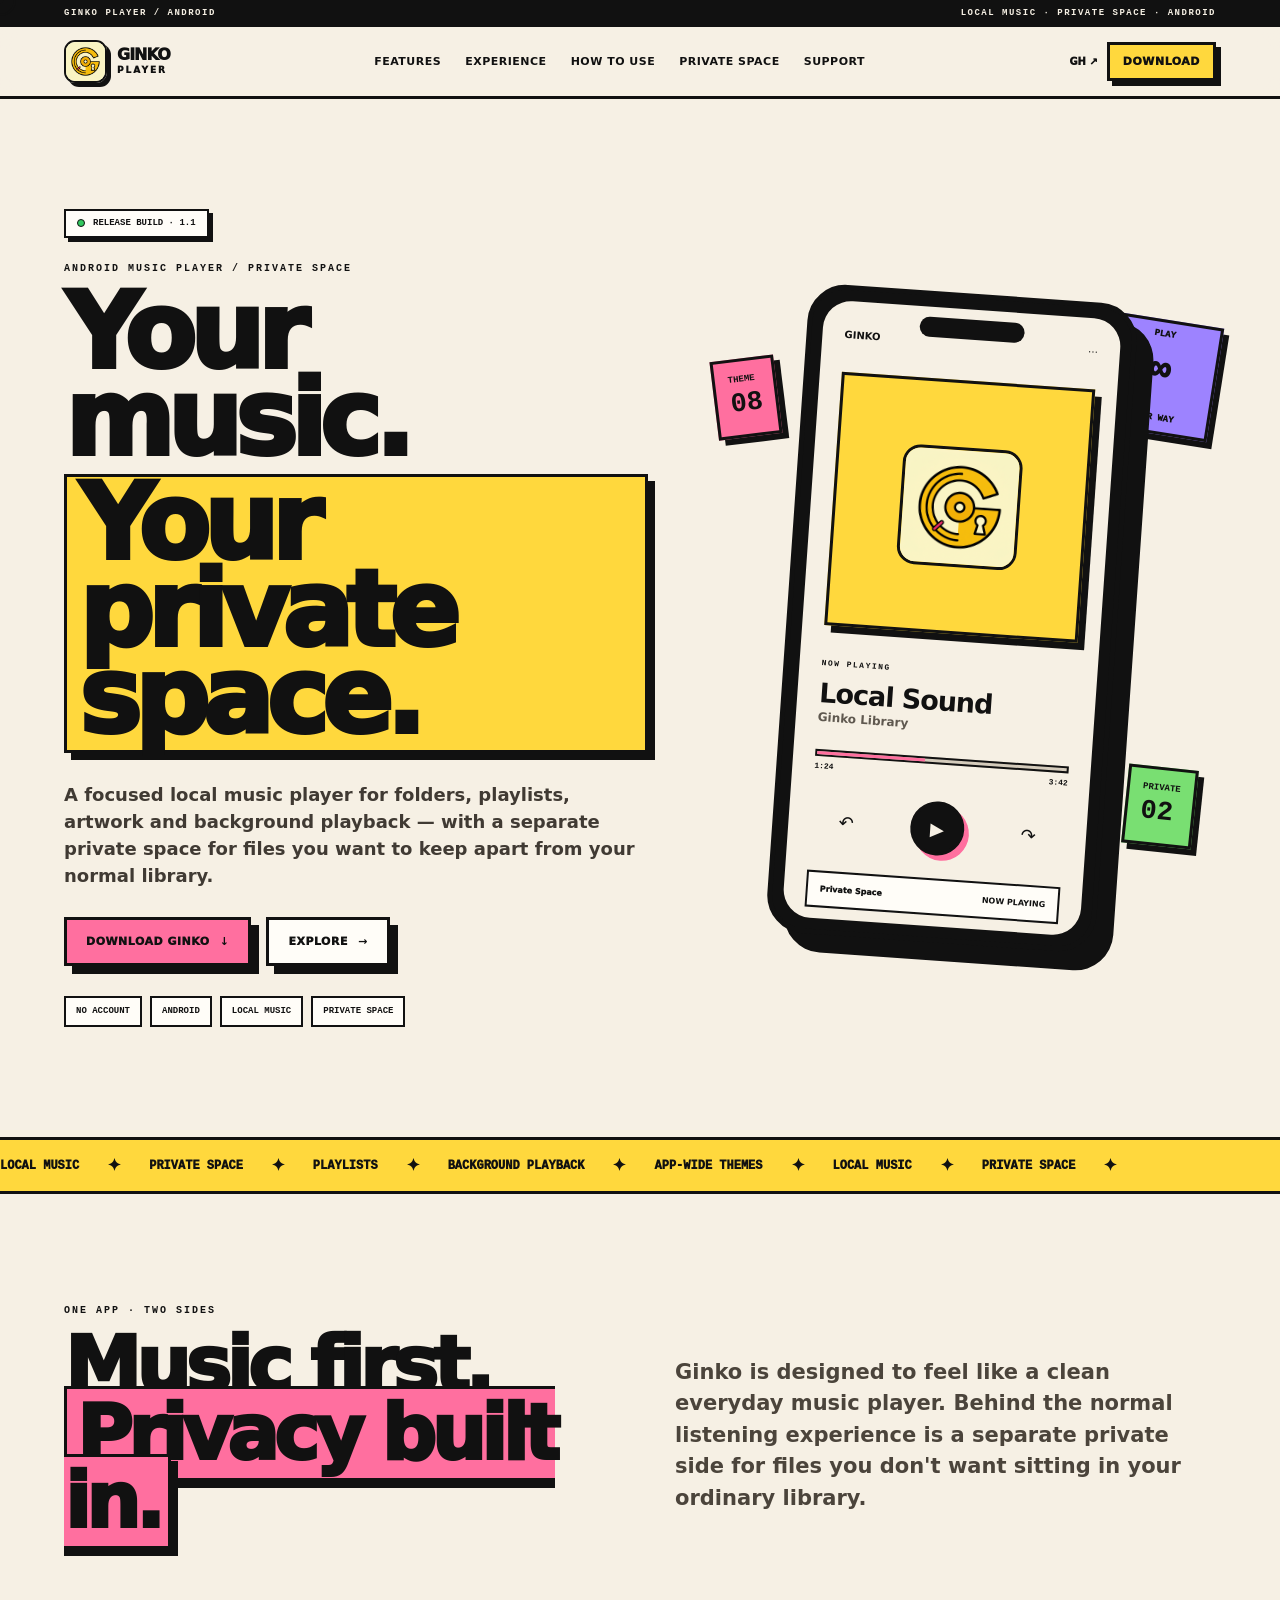
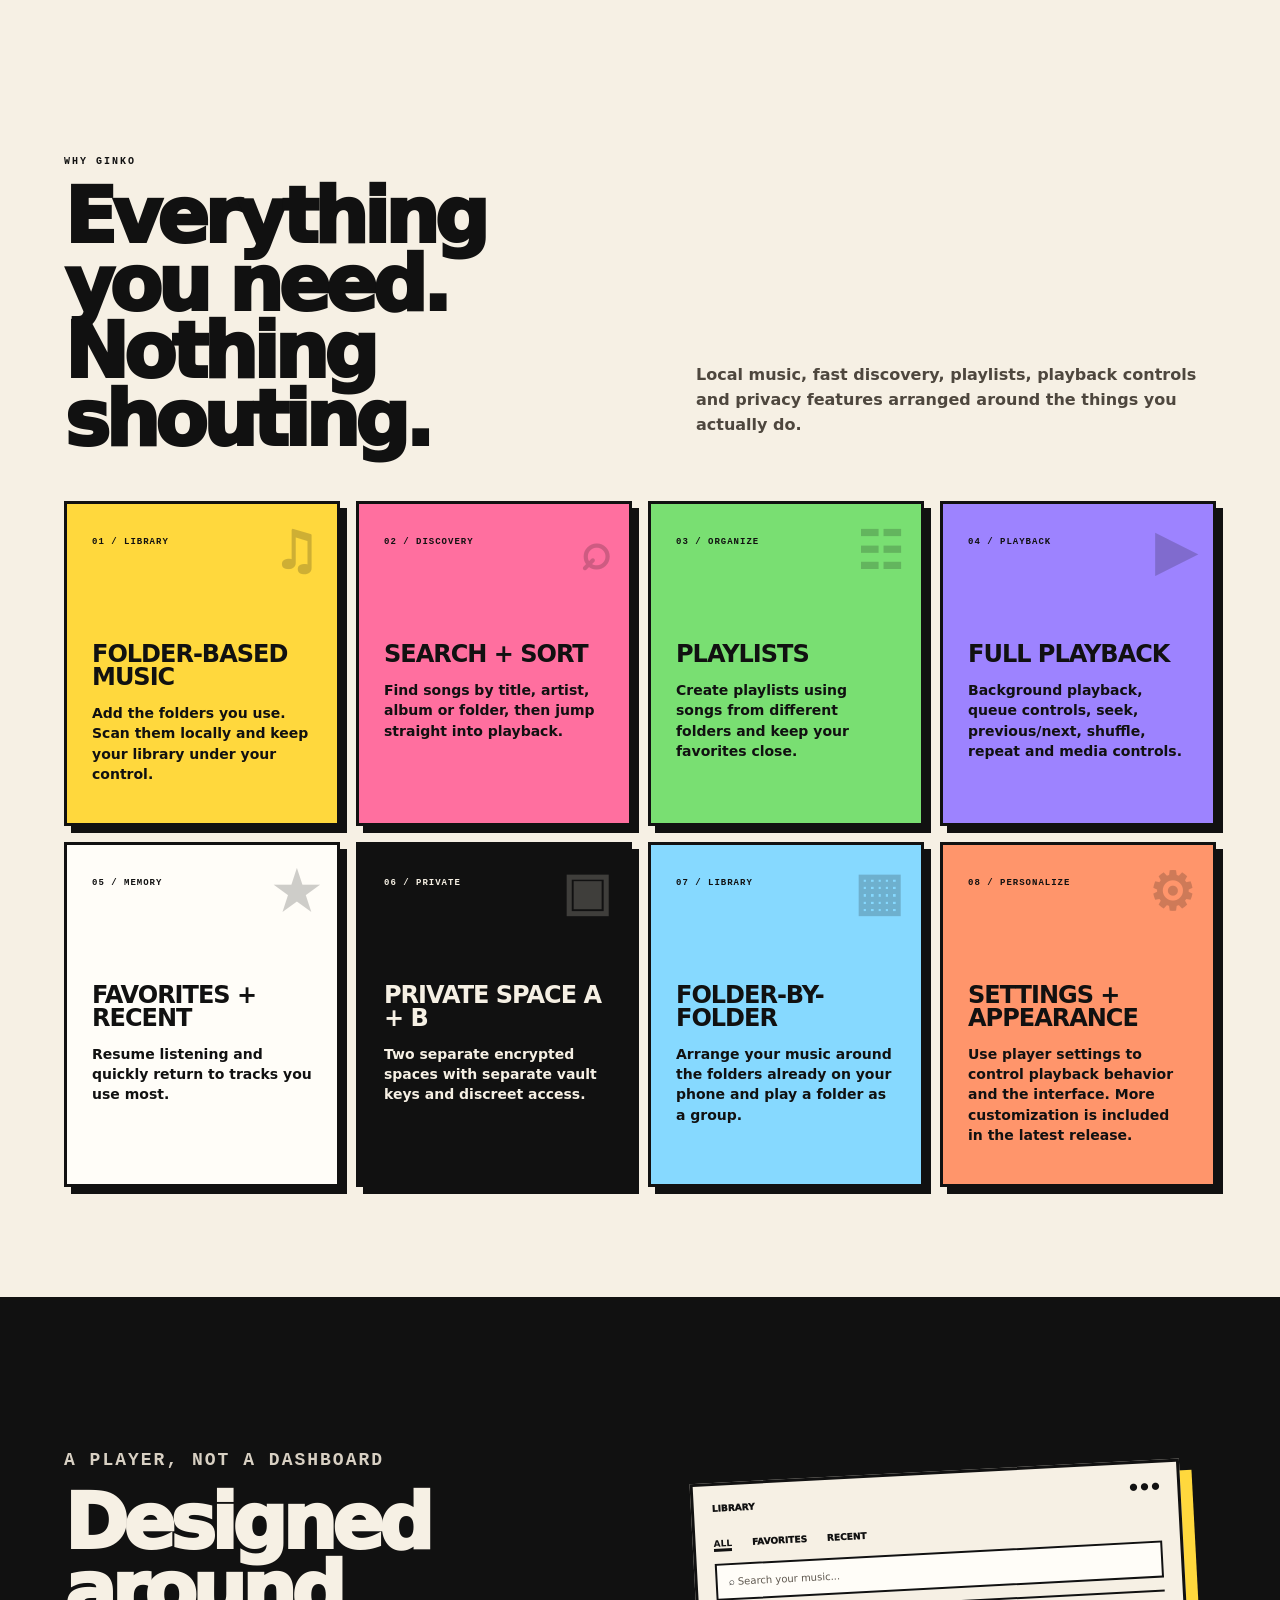
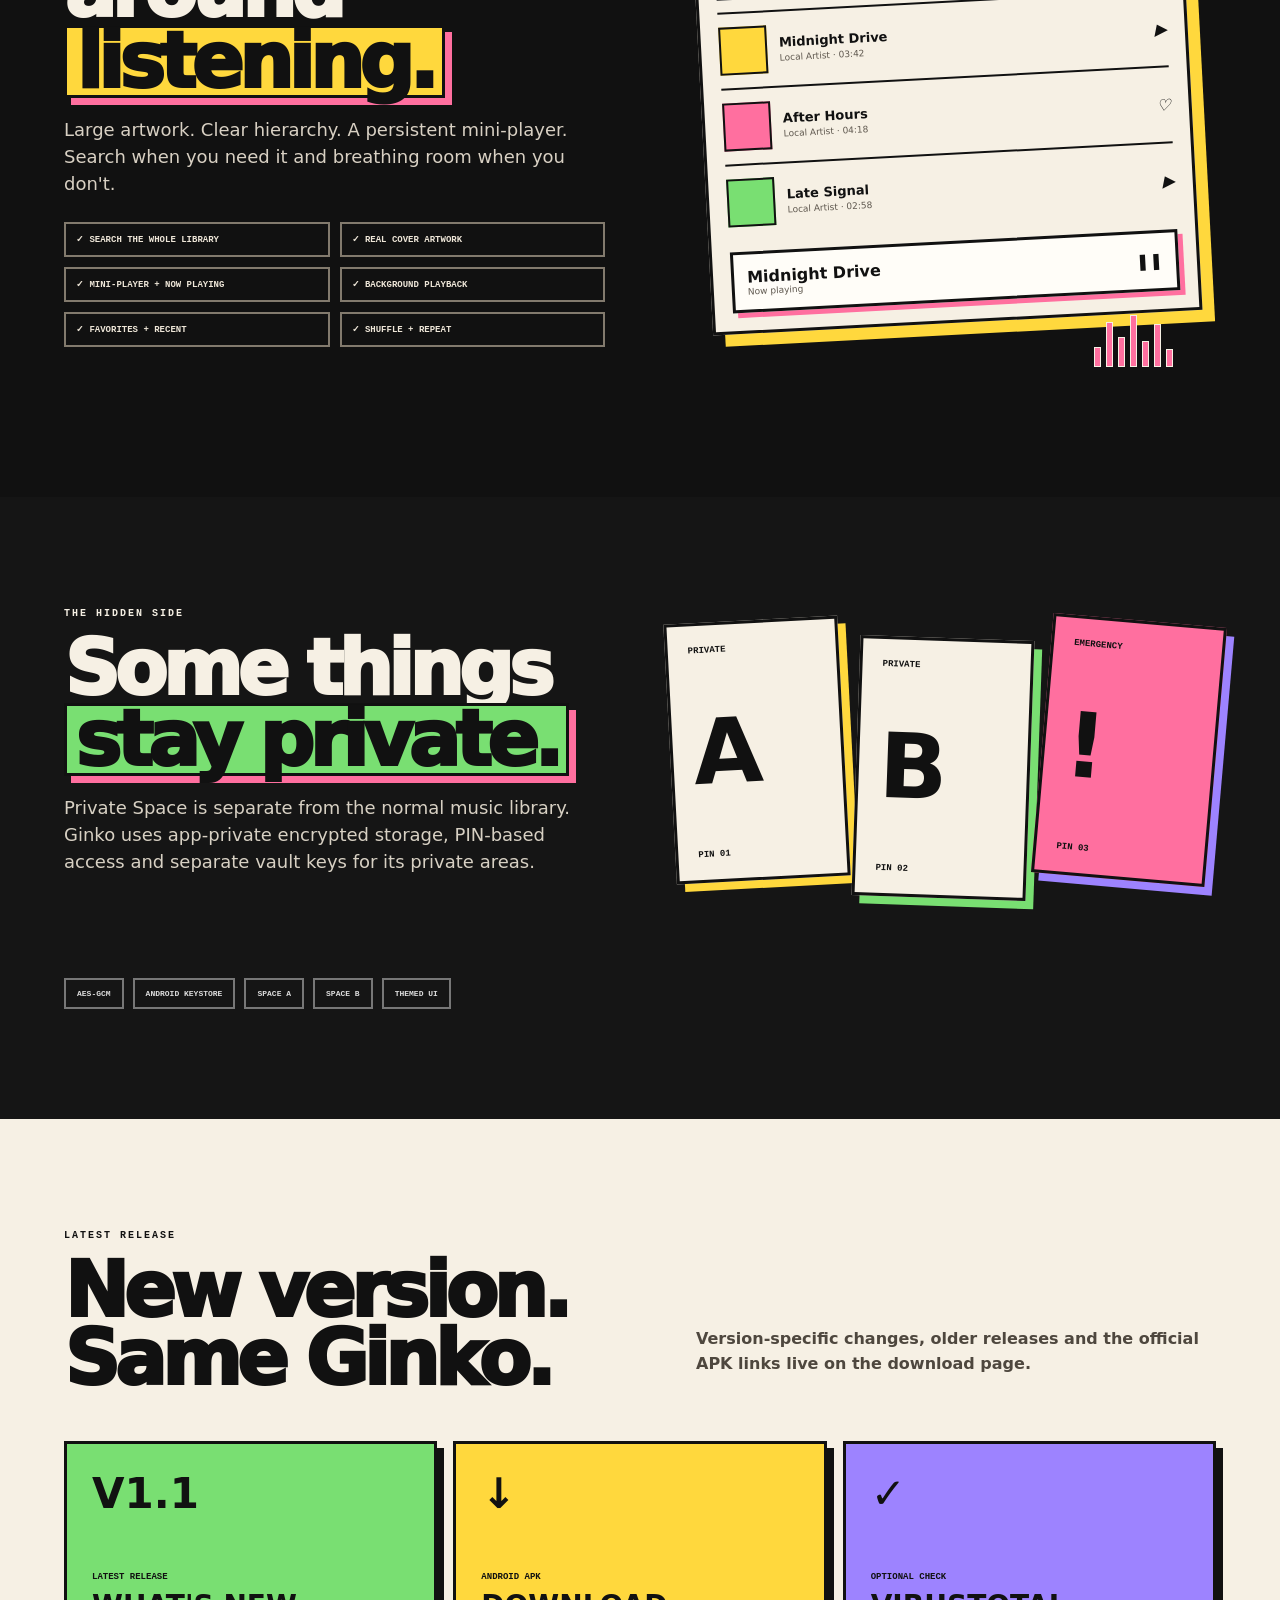
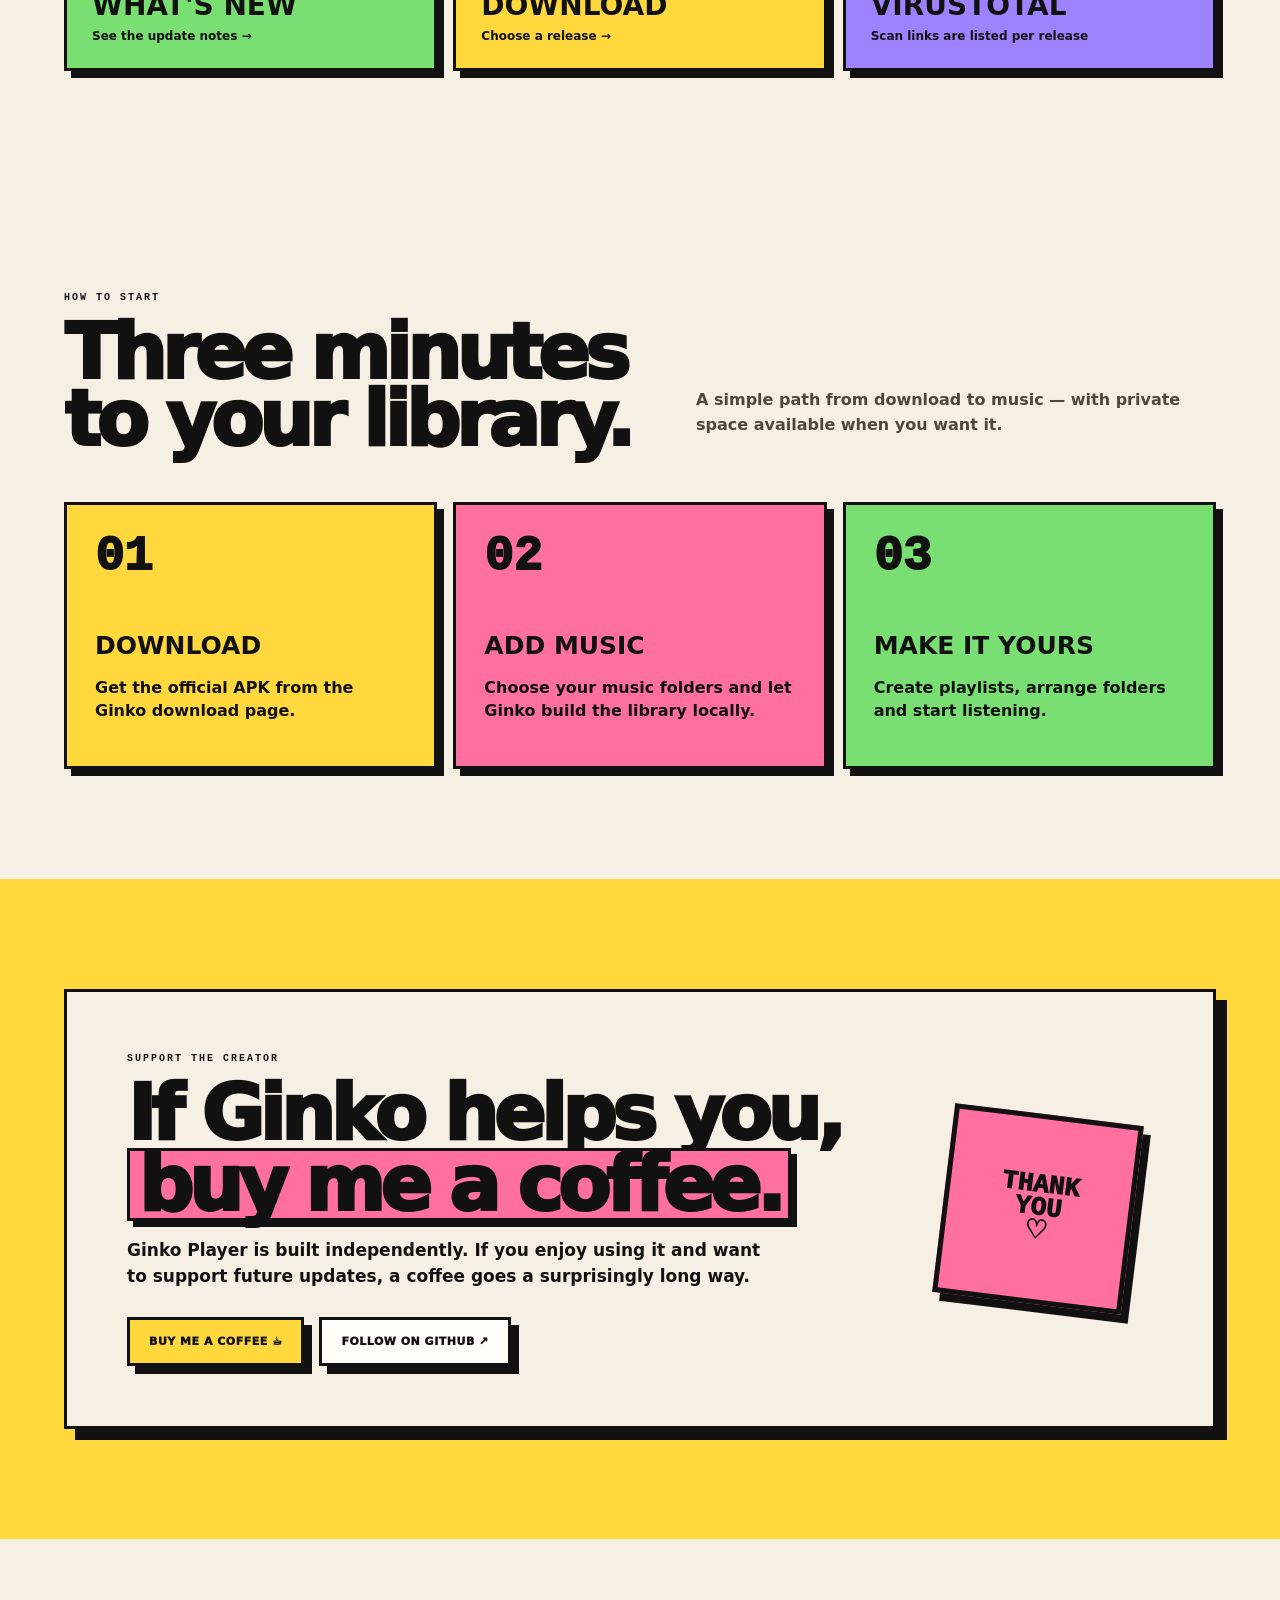
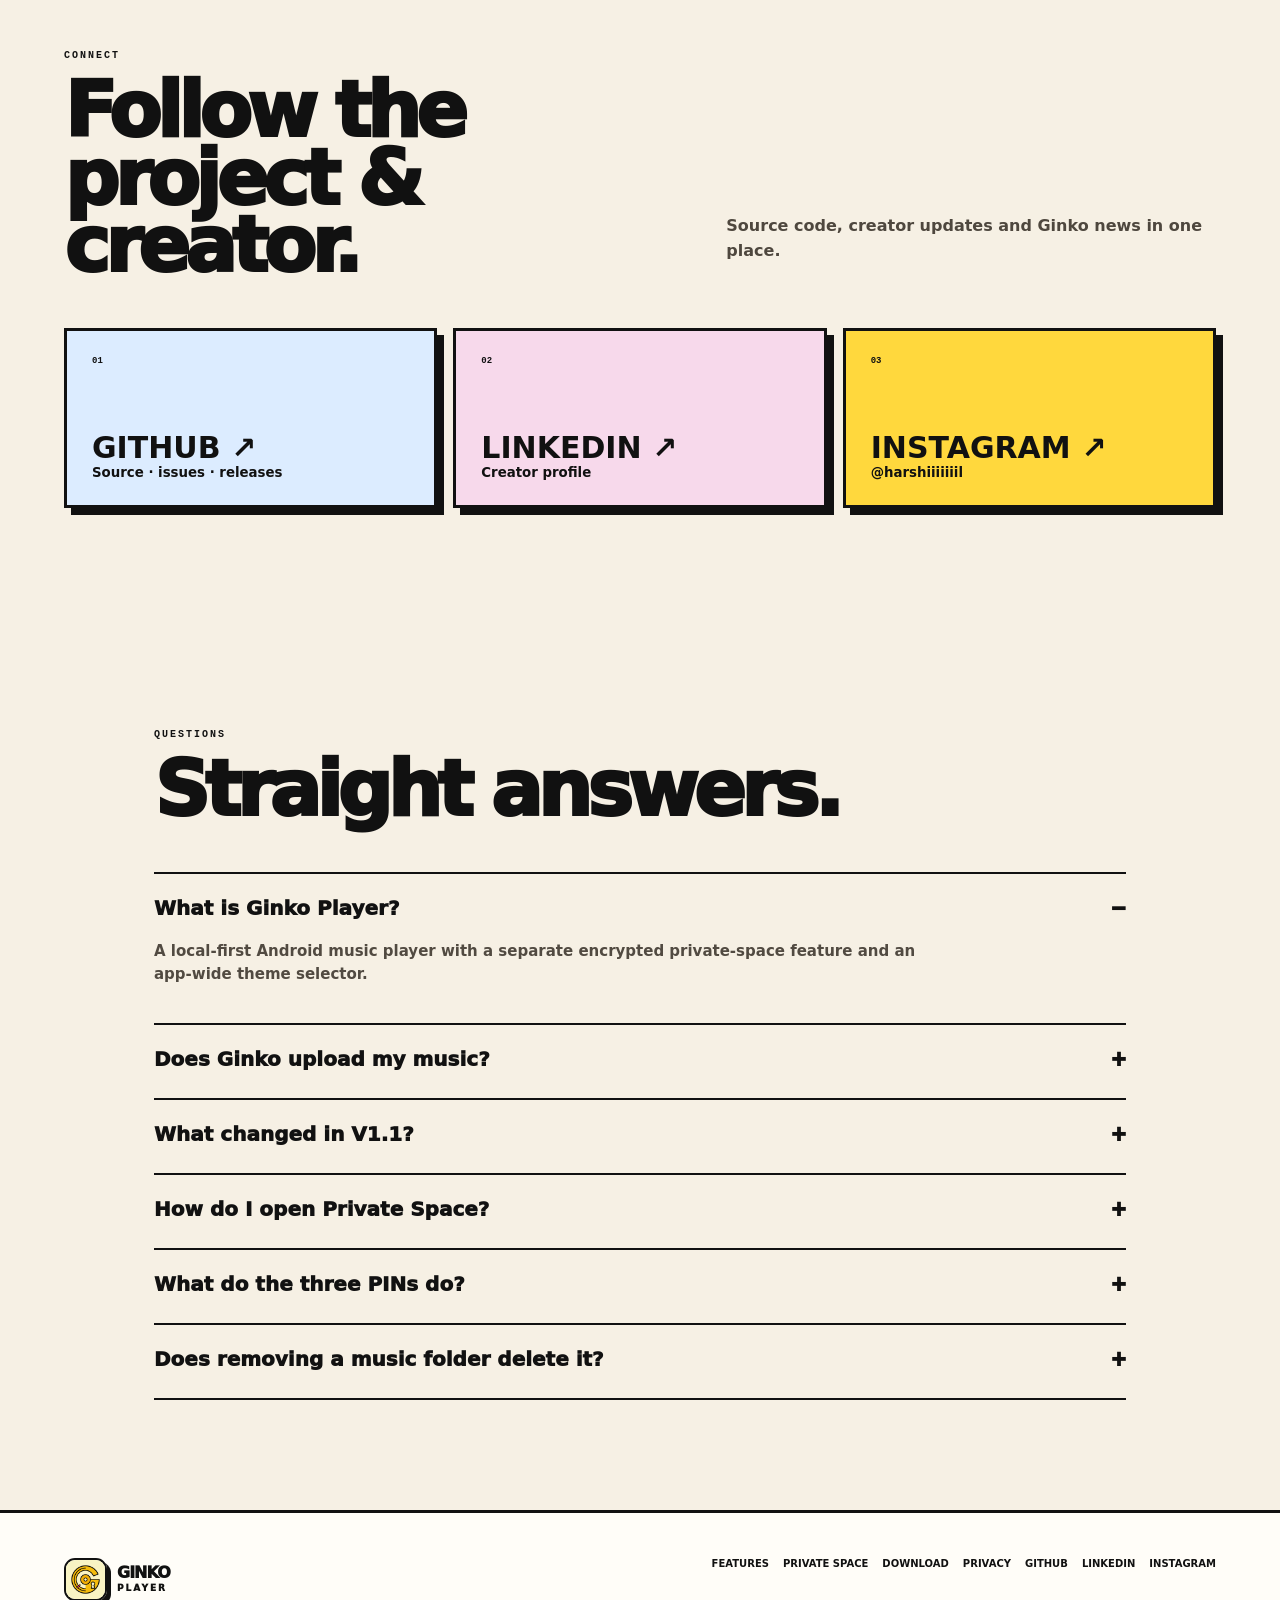
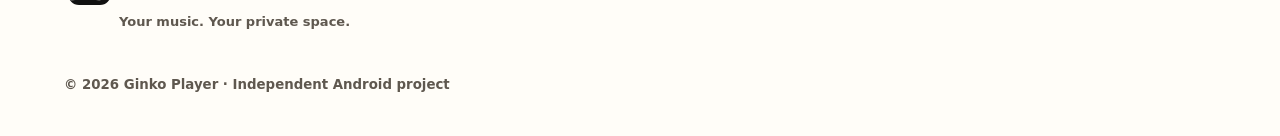
<file: index.html>
<!doctype html>
<html lang="en">
<head>
<meta charset="utf-8">
<meta name="viewport" content="width=device-width,initial-scale=1">
<meta name="description" content="Ginko Player — a local-first Android music player with playlists, background playback, folder-based music and private spaces.">
<meta name="theme-color" content="#f6f0e4">
<link rel="icon" type="image/png" href="assets/ginko-player-icon.png">
<meta property="og:title" content="Ginko Player — Your music. Your private space.">
<meta property="og:description" content="A modern Android music player with local music, private spaces and app-wide themes.">
<meta property="og:image" content="assets/ginko-player-icon.png">
<title>Ginko Player — Your music. Your private space.</title>
<link rel="stylesheet" href="styles.css">
</head>
<body>
<div class="cursor-dot" aria-hidden="true"></div>
<div class="cursor-ring" aria-hidden="true"></div>
<div class="announcement"><span>GINKO PLAYER / ANDROID</span><span>LOCAL MUSIC · PRIVATE SPACE · ANDROID</span></div>
<header class="nav-shell">
  <a class="brand" href="#top" aria-label="Ginko Player home"><img src="assets/ginko-player-icon.png" alt=""><span>GINKO<small>PLAYER</small></span></a>
  <nav class="desktop-nav" aria-label="Primary navigation"><a href="#features">Features</a><a href="#experience">Experience</a><a href="#how-to-use">How to use</a><a href="#private">Private Space</a><a href="#support">Support</a></nav>
  <div class="nav-actions"><a class="nav-social" href="https://github.com/HARSH11L/ginkoplayer" target="_blank" rel="noopener">GH ↗</a><a class="brutal-button small yellow" href="download/index.html">Download</a></div>
  <button class="menu-toggle" aria-label="Open navigation" aria-expanded="false"><span></span><span></span></button>
</header>
<div class="mobile-menu"><a href="#features">Features</a><a href="#experience">Experience</a><a href="#how-to-use">How to use</a><a href="#private">Private Space</a><a href="#support">Support</a><a href="download/index.html">Download Ginko →</a></div>
<main id="top">
<section class="hero section-pad">
  <div class="hero-copy reveal">
    <div class="release-tag"><i></i> RELEASE BUILD · 1.1</div>
    <p class="eyebrow">ANDROID MUSIC PLAYER / PRIVATE SPACE</p>
    <h1>Your music.<br><span>Your private space.</span></h1>
    <p class="hero-lead">A focused local music player for folders, playlists, artwork and background playback — with a separate private space for files you want to keep apart from your normal library.</p>
    <div class="button-row"><a class="brutal-button pink magnetic" href="download/index.html">DOWNLOAD GINKO <b>↓</b></a><a class="brutal-button cream magnetic" href="#features">EXPLORE <b>→</b></a></div>
    <div class="hero-meta"><span>NO ACCOUNT</span><span>ANDROID</span><span>LOCAL MUSIC</span><span>PRIVATE SPACE</span></div>
  </div>
  <div class="hero-stage reveal delay-1">
    <div class="hero-label label-one">THEME<br><b>08</b></div><div class="hero-label label-two">PRIVATE<br><b>02</b></div>
    <div class="burst">PLAY<br><span>∞</span><br>YOUR WAY</div>
    <div class="phone tilt" data-theme="neo">
      <div class="phone-notch"></div><div class="phone-screen">
        <div class="phone-top"><b>GINKO</b><span>⋯</span></div>
        <div class="mini-art"><img src="assets/ginko-player-icon.png" alt="Ginko Player"></div>
        <small class="phone-label">NOW PLAYING</small><h3>Local Sound</h3><p>Ginko Library</p>
        <div class="phone-progress"><i></i></div><div class="phone-time"><span>1:24</span><span>3:42</span></div>
        <div class="phone-controls"><span>↶</span><b>▶</b><span>↷</span></div>
        <div class="phone-mini"><span>Private Space</span><b>NOW PLAYING</b></div>
      </div>
    </div>
  </div>
</section>
<section class="marquee" aria-label="Ginko highlights"><div class="marquee-track"><span>LOCAL MUSIC</span><b>✦</b><span>PRIVATE SPACE</span><b>✦</b><span>PLAYLISTS</span><b>✦</b><span>BACKGROUND PLAYBACK</span><b>✦</b><span>APP-WIDE THEMES</span><b>✦</b><span>LOCAL MUSIC</span><b>✦</b><span>PRIVATE SPACE</span><b>✦</b></div></section>
<section class="intro section-pad reveal"><div><p class="eyebrow">ONE APP · TWO SIDES</p><h2>Music first.<br><em>Privacy built in.</em></h2></div><p class="intro-copy">Ginko is designed to feel like a clean everyday music player. Behind the normal listening experience is a separate private side for files you don't want sitting in your ordinary library.</p></section>
<section id="features" class="section-pad feature-section">
  <div class="section-heading reveal"><div><p class="eyebrow">WHY GINKO</p><h2>Everything you need.<br>Nothing shouting.</h2></div><p>Local music, fast discovery, playlists, playback controls and privacy features arranged around the things you actually do.</p></div>
  <div class="feature-grid">
    <article class="feature-card yellow reveal"><span>01 / LIBRARY</span><div class="feature-icon">♫</div><h3>FOLDER-BASED MUSIC</h3><p>Add the folders you use. Scan them locally and keep your library under your control.</p></article>
    <article class="feature-card pink reveal"><span>02 / DISCOVERY</span><div class="feature-icon">⌕</div><h3>SEARCH + SORT</h3><p>Find songs by title, artist, album or folder, then jump straight into playback.</p></article>
    <article class="feature-card green reveal"><span>03 / ORGANIZE</span><div class="feature-icon">☷</div><h3>PLAYLISTS</h3><p>Create playlists using songs from different folders and keep your favorites close.</p></article>
    <article class="feature-card purple reveal"><span>04 / PLAYBACK</span><div class="feature-icon">▶</div><h3>FULL PLAYBACK</h3><p>Background playback, queue controls, seek, previous/next, shuffle, repeat and media controls.</p></article>
    <article class="feature-card cream reveal"><span>05 / MEMORY</span><div class="feature-icon">★</div><h3>FAVORITES + RECENT</h3><p>Resume listening and quickly return to tracks you use most.</p></article>
    <article class="feature-card black reveal"><span>06 / PRIVATE</span><div class="feature-icon">▣</div><h3>PRIVATE SPACE A + B</h3><p>Two separate encrypted spaces with separate vault keys and discreet access.</p></article>
    <article class="feature-card blue reveal"><span>07 / LIBRARY</span><div class="feature-icon">▦</div><h3>FOLDER-BY-FOLDER</h3><p>Arrange your music around the folders already on your phone and play a folder as a group.</p></article>
    <article class="feature-card orange reveal"><span>08 / PERSONALIZE</span><div class="feature-icon">⚙</div><h3>SETTINGS + APPEARANCE</h3><p>Use player settings to control playback behavior and the interface. More customization is included in the latest release.</p></article>
  </div>
</section>
<section id="experience" class="experience section-pad">
  <div class="experience-copy reveal"><p class="eyebrow">A PLAYER, NOT A DASHBOARD</p><h2>Designed around<br><span>listening.</span></h2><p>Large artwork. Clear hierarchy. A persistent mini-player. Search when you need it and breathing room when you don't.</p><div class="check-list"><span>✓ SEARCH THE WHOLE LIBRARY</span><span>✓ REAL COVER ARTWORK</span><span>✓ MINI-PLAYER + NOW PLAYING</span><span>✓ BACKGROUND PLAYBACK</span><span>✓ FAVORITES + RECENT</span><span>✓ SHUFFLE + REPEAT</span></div></div>
  <div class="player-demo reveal delay-1"><div class="demo-window"><div class="demo-top"><span>LIBRARY</span><span>● ● ●</span></div><div class="demo-tabs"><b>ALL</b><span>FAVORITES</span><span>RECENT</span></div><div class="demo-search">⌕ <span>Search your music...</span></div><div class="demo-song"><div class="cover c1"></div><div><b>Midnight Drive</b><small>Local Artist · 03:42</small></div><i>▶</i></div><div class="demo-song"><div class="cover c2"></div><div><b>After Hours</b><small>Local Artist · 04:18</small></div><i>♡</i></div><div class="demo-song"><div class="cover c3"></div><div><b>Late Signal</b><small>Local Artist · 02:58</small></div><i>▶</i></div><div class="demo-now"><div><b>Midnight Drive</b><small>Now playing</small></div><span>❚❚</span></div></div><div class="sound-bars" aria-hidden="true"><i></i><i></i><i></i><i></i><i></i><i></i><i></i></div></div>
</section>
<section id="private" class="private-section section-pad">
  <div class="private-head reveal"><p class="eyebrow">THE HIDDEN SIDE</p><h2>Some things<br><span>stay private.</span></h2><p>Private Space is separate from the normal music library. Ginko uses app-private encrypted storage, PIN-based access and separate vault keys for its private areas.</p></div>
  <div class="lock-system reveal delay-1"><div class="lock-card"><small>PRIVATE</small><b>A</b><span>PIN 01</span></div><div class="lock-card green"><small>PRIVATE</small><b>B</b><span>PIN 02</span></div><div class="lock-card pink"><small>EMERGENCY</small><b>!</b><span>PIN 03</span></div></div>
  <div class="security-strip reveal"><span>AES-GCM</span><span>ANDROID KEYSTORE</span><span>SPACE A</span><span>SPACE B</span><span>THEMED UI</span></div>
</section>
<section class="proof section-pad reveal">
  <div class="section-heading"><div><p class="eyebrow">LATEST RELEASE</p><h2>New version.<br>Same Ginko.</h2></div><p>Version-specific changes, older releases and the official APK links live on the download page.</p></div>
  <div class="proof-grid">
    <a href="download/index.html" class="proof-card green"><b>V1.1</b><small>LATEST RELEASE</small><h3>WHAT'S NEW</h3><span>See the update notes →</span></a>
    <a href="download/index.html" class="proof-card yellow"><b>↓</b><small>ANDROID APK</small><h3>DOWNLOAD</h3><span>Choose a release →</span></a>
    <div class="proof-card purple"><b>✓</b><small>OPTIONAL CHECK</small><h3>VIRUSTOTAL</h3><span>Scan links are listed per release</span></div>
  </div>
</section>
<section class="how section-pad"><div class="section-heading reveal"><div><p class="eyebrow">HOW TO START</p><h2>Three minutes<br>to your library.</h2></div><p>A simple path from download to music — with private space available when you want it.</p></div><div class="steps"><article class="reveal"><b>01</b><h3>DOWNLOAD</h3><p>Get the official APK from the Ginko download page.</p></article><article class="reveal"><b>02</b><h3>ADD MUSIC</h3><p>Choose your music folders and let Ginko build the library locally.</p></article><article class="reveal"><b>03</b><h3>MAKE IT YOURS</h3><p>Create playlists, arrange folders and start listening.</p></article></div></section>
<section id="support" class="support section-pad reveal"><div class="support-card"><div><p class="eyebrow">SUPPORT THE CREATOR</p><h2>If Ginko helps you,<br><span>buy me a coffee.</span></h2><p>Ginko Player is built independently. If you enjoy using it and want to support future updates, a coffee goes a surprisingly long way.</p><div class="button-row"><a class="brutal-button yellow magnetic" href="https://buymeacoffee.com/harsh1l" target="_blank" rel="noopener">BUY ME A COFFEE ☕</a><a class="brutal-button cream magnetic" href="https://github.com/HARSH11L/ginkoplayer" target="_blank" rel="noopener">FOLLOW ON GITHUB ↗</a></div></div><div class="coffee-stamp">THANK<br>YOU<br>♡</div></div></section>
<section class="socials section-pad reveal"><div class="section-heading"><div><p class="eyebrow">CONNECT</p><h2>Follow the<br>project & creator.</h2></div><p>Source code, creator updates and Ginko news in one place.</p></div><div class="social-grid"><a href="https://github.com/HARSH11L/ginkoplayer" target="_blank" rel="noopener"><span>01</span><b>GITHUB ↗</b><small>Source · issues · releases</small></a><a href="https://www.linkedin.com/in/harshil-rahman-0258a3421/" target="_blank" rel="noopener"><span>02</span><b>LINKEDIN ↗</b><small>Creator profile</small></a><a href="https://instagram.com/harshiiiiiiil" target="_blank" rel="noopener"><span>03</span><b>INSTAGRAM ↗</b><small>@harshiiiiiiil</small></a></div></section>
<section class="faq section-pad reveal"><div class="section-heading"><div><p class="eyebrow">QUESTIONS</p><h2>Straight answers.</h2></div></div><details open><summary>What is Ginko Player?</summary><p>A local-first Android music player with a separate encrypted private-space feature and an app-wide theme selector.</p></details><details><summary>Does Ginko upload my music?</summary><p>Ginko is designed around local music stored on your device. It is not a cloud music service.</p></details><details><summary>What changed in V1.1?</summary><p>Version-specific changes are listed on the download page so the homepage stays focused on the app itself.</p></details><details><summary>How do I open Private Space?</summary><p>From the normal player, tap the center artwork 7 times within the short entry window to reveal the private-space route.</p></details><details><summary>What do the three PINs do?</summary><p>PIN 1 opens Private Space A, PIN 2 opens Private Space B and PIN 3 is reserved for emergency wipe.</p></details><details><summary>Does removing a music folder delete it?</summary><p>No. Removing a folder from Ginko removes it from the player's library configuration; it does not intentionally delete the physical folder.</p></details></section>
</main>
<footer><div class="footer-main"><a class="brand" href="#top"><img src="assets/ginko-player-icon.png" alt=""><span>GINKO<small>PLAYER</small></span></a><p>Your music. Your private space.</p></div><div class="footer-links"><a href="#features">Features</a><a href="#private">Private Space</a><a href="download/index.html">Download</a><a href="privacy.html">Privacy</a><a href="https://github.com/HARSH11L/ginkoplayer" target="_blank" rel="noopener">GitHub</a><a href="https://www.linkedin.com/in/harshil-rahman-0258a3421/" target="_blank" rel="noopener">LinkedIn</a><a href="https://instagram.com/harshiiiiiiil" target="_blank" rel="noopener">Instagram</a></div><small>© 2026 Ginko Player · Independent Android project</small></footer>
<script src="script.js"></script>
</body></html>
</file>
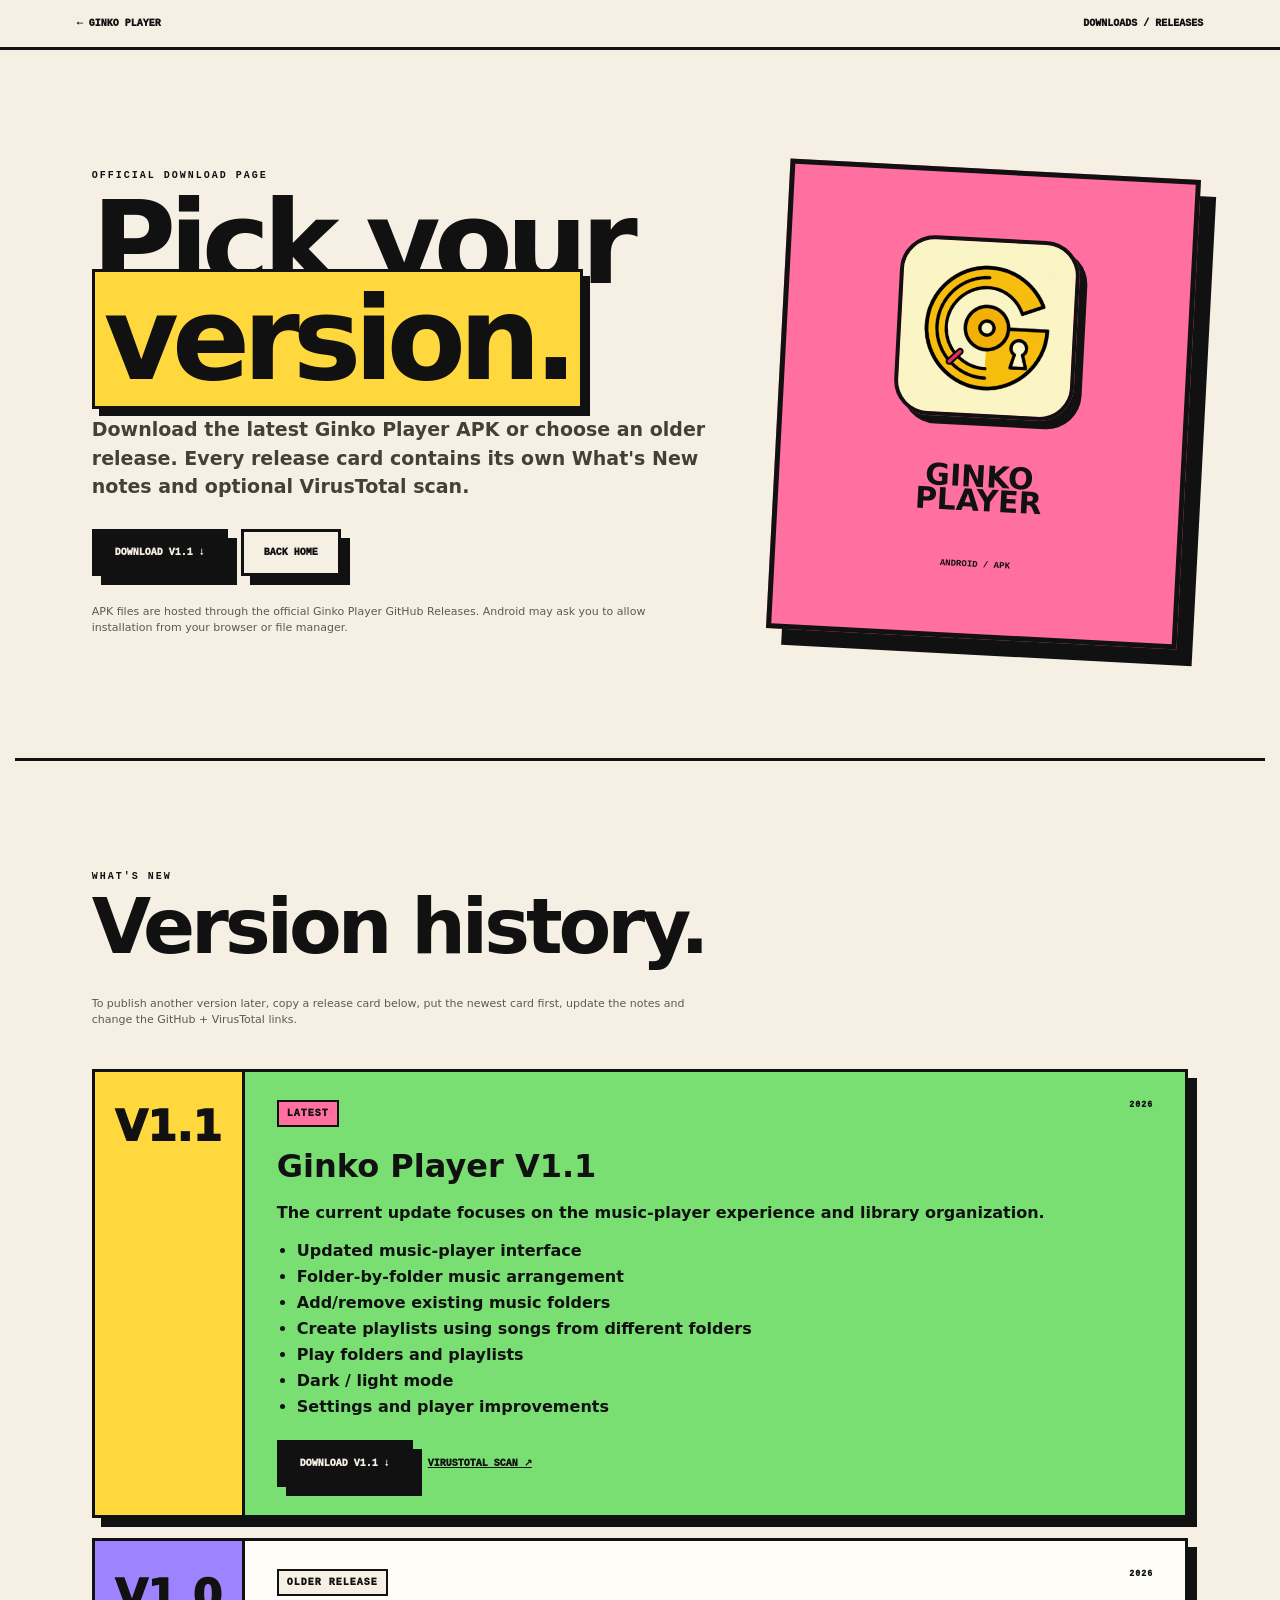
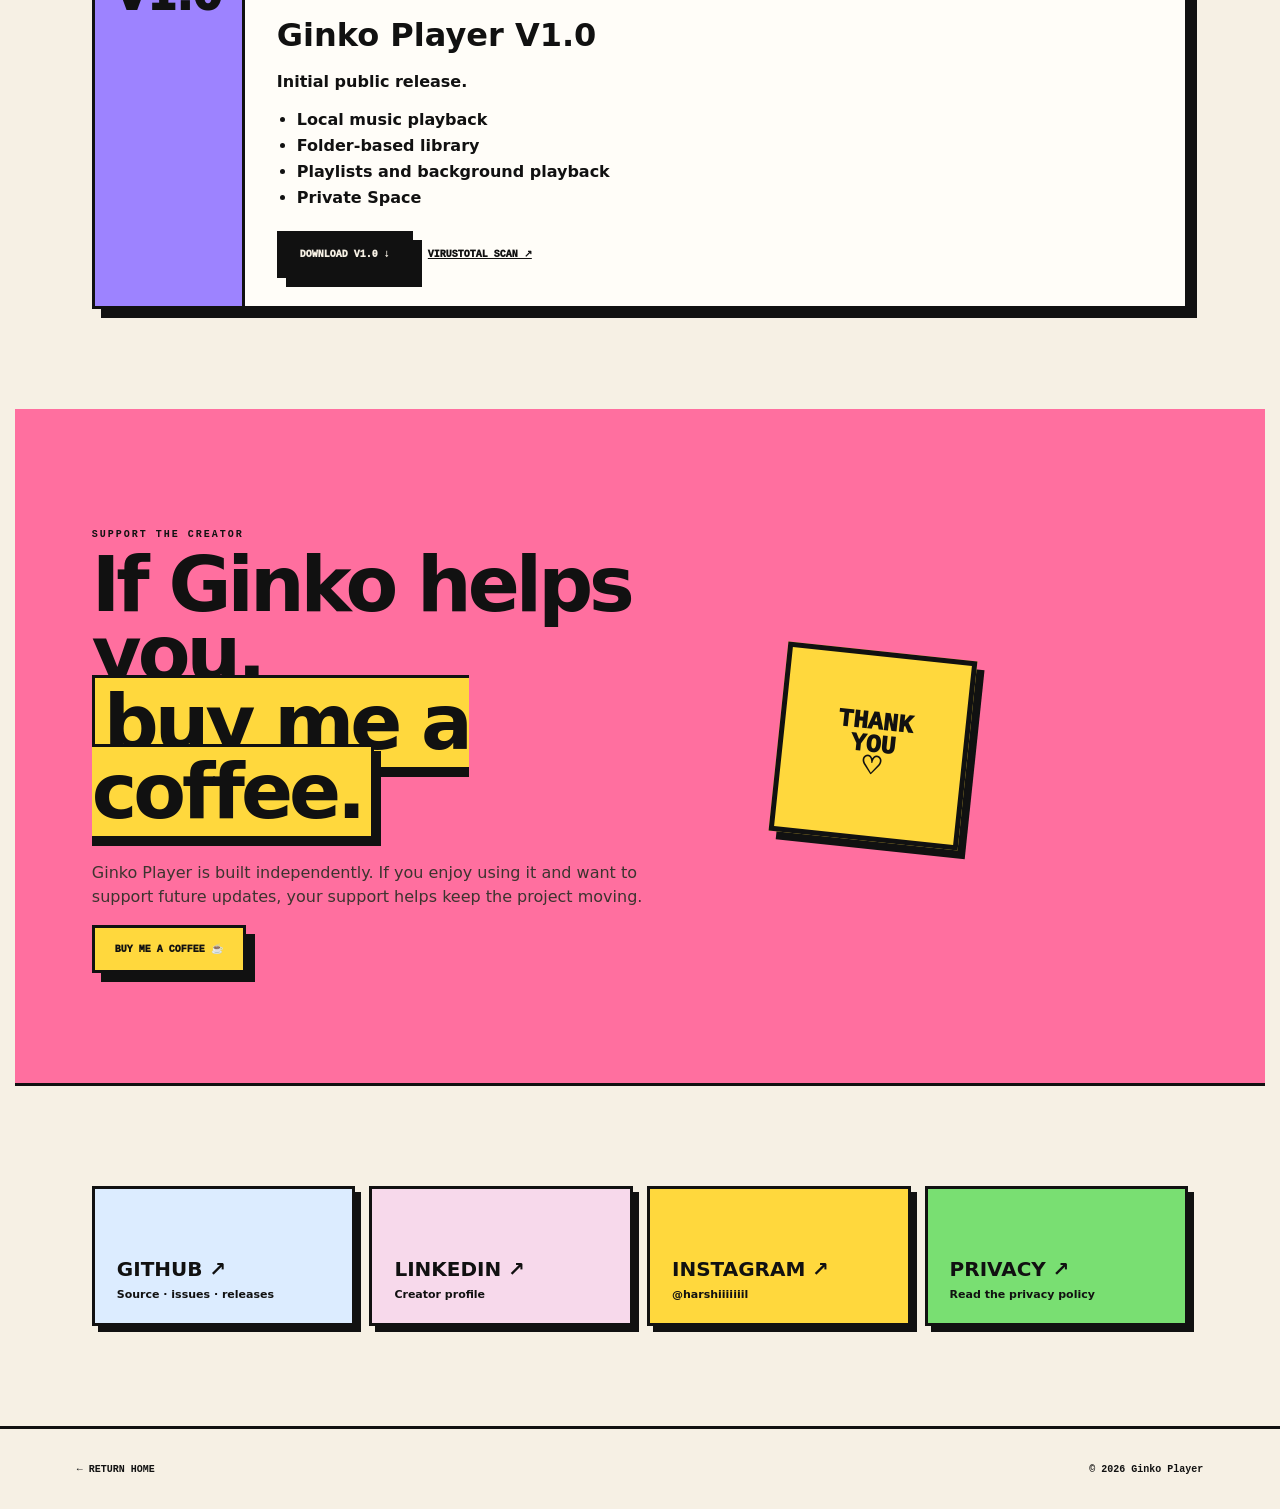
<file: download/index.html>
<!doctype html><html lang="en"><head><meta charset="utf-8"><meta name="viewport" content="width=device-width,initial-scale=1"><meta name="description" content="Official Ginko Player Android APK downloads, version history and VirusTotal scans."><meta name="theme-color" content="#ffd83d"><link rel="icon" type="image/png" href="../assets/ginko-player-icon.png"><title>Download Ginko Player — Releases</title><link rel="stylesheet" href="download.css"></head><body>
<header><a href="../">← GINKO PLAYER</a><span>DOWNLOADS / RELEASES</span></header><main>
<section class="hero"><div><p class="eyebrow">OFFICIAL DOWNLOAD PAGE</p><h1>Pick your<br><em>version.</em></h1><p class="lead">Download the latest Ginko Player APK or choose an older release. Every release card contains its own What's New notes and optional VirusTotal scan.</p><div class="actions"><a class="button black" href="https://github.com/HARSH11L/GinkoPlayer/releases/download/GP-V1.1/GinkoPlayer-v1.1.apk">DOWNLOAD V1.1 ↓</a><a class="button" href="../">BACK HOME</a></div><p class="tiny">APK files are hosted through the official Ginko Player GitHub Releases. Android may ask you to allow installation from your browser or file manager.</p></div><div class="download-art"><img src="../assets/ginko-player-icon.png" alt="Ginko Player"><b>GINKO<br>PLAYER</b><span>ANDROID / APK</span></div></section>
<section class="release"><p class="eyebrow">WHAT'S NEW</p><h2>Version history.</h2><p class="tiny">To publish another version later, copy a release card below, put the newest card first, update the notes and change the GitHub + VirusTotal links.</p>
<div class="version-list">
<article class="version-card latest"><div class="version-badge">V1.1</div><div class="version-body"><div class="version-top"><span>LATEST</span><small>2026</small></div><h3>Ginko Player V1.1</h3><p>The current update focuses on the music-player experience and library organization.</p><ul><li>Updated music-player interface</li><li>Folder-by-folder music arrangement</li><li>Add/remove existing music folders</li><li>Create playlists using songs from different folders</li><li>Play folders and playlists</li><li>Dark / light mode</li><li>Settings and player improvements</li></ul><div class="version-actions"><a class="button black" href="https://github.com/HARSH11L/GinkoPlayer/releases/download/GP-V1.1/GinkoPlayer-v1.1.apk">DOWNLOAD V1.1 ↓</a><a class="vt" href="https://www.virustotal.com/gui/file/96499881e47b6bc846e68bc9ded4c9b5feeaaad4a362cd26f1234e4ecc0c2d69" target="_blank" rel="noopener">VIRUSTOTAL SCAN ↗</a></div></div></article>
<article class="version-card"><div class="version-badge old">V1.0</div><div class="version-body"><div class="version-top"><span>OLDER RELEASE</span><small>2026</small></div><h3>Ginko Player V1.0</h3><p>Initial public release.</p><ul><li>Local music playback</li><li>Folder-based library</li><li>Playlists and background playback</li><li>Private Space</li></ul><div class="version-actions"><a class="button black" href="https://github.com/HARSH11L/GinkoPlayer/releases/download/GP-V1.0/GinkoPlayer-v1.0.apk">DOWNLOAD V1.0 ↓</a><a class="vt" href="https://www.virustotal.com/gui/file/f701590ffd86076e5509b5c40d7bc2be230b595cd5b357d951a49c1159e032a8/detection" target="_blank" rel="noopener">VIRUSTOTAL SCAN ↗</a></div></div></article>
</div></section>
<section class="coffee"><div><p class="eyebrow">SUPPORT THE CREATOR</p><h2>If Ginko helps you,<br><em>buy me a coffee.</em></h2><p>Ginko Player is built independently. If you enjoy using it and want to support future updates, your support helps keep the project moving.</p><a class="button yellow" href="https://buymeacoffee.com/harsh1l" target="_blank" rel="noopener">BUY ME A COFFEE ☕</a></div><div class="stamp">THANK<br>YOU<br>♡</div></section>
<section class="links"><a href="https://github.com/HARSH11L/GinkoPlayer" target="_blank" rel="noopener"><b>GITHUB ↗</b><span>Source · issues · releases</span></a><a href="https://www.linkedin.com/in/harshil-rahman-0258a3421/" target="_blank" rel="noopener"><b>LINKEDIN ↗</b><span>Creator profile</span></a><a href="https://instagram.com/harshiiiiiiil" target="_blank" rel="noopener"><b>INSTAGRAM ↗</b><span>@harshiiiiiiil</span></a><a href="../privacy.html"><b>PRIVACY ↗</b><span>Read the privacy policy</span></a></section>
</main><footer><a href="../">← RETURN HOME</a><span>© 2026 Ginko Player</span></footer></body></html>
</file>
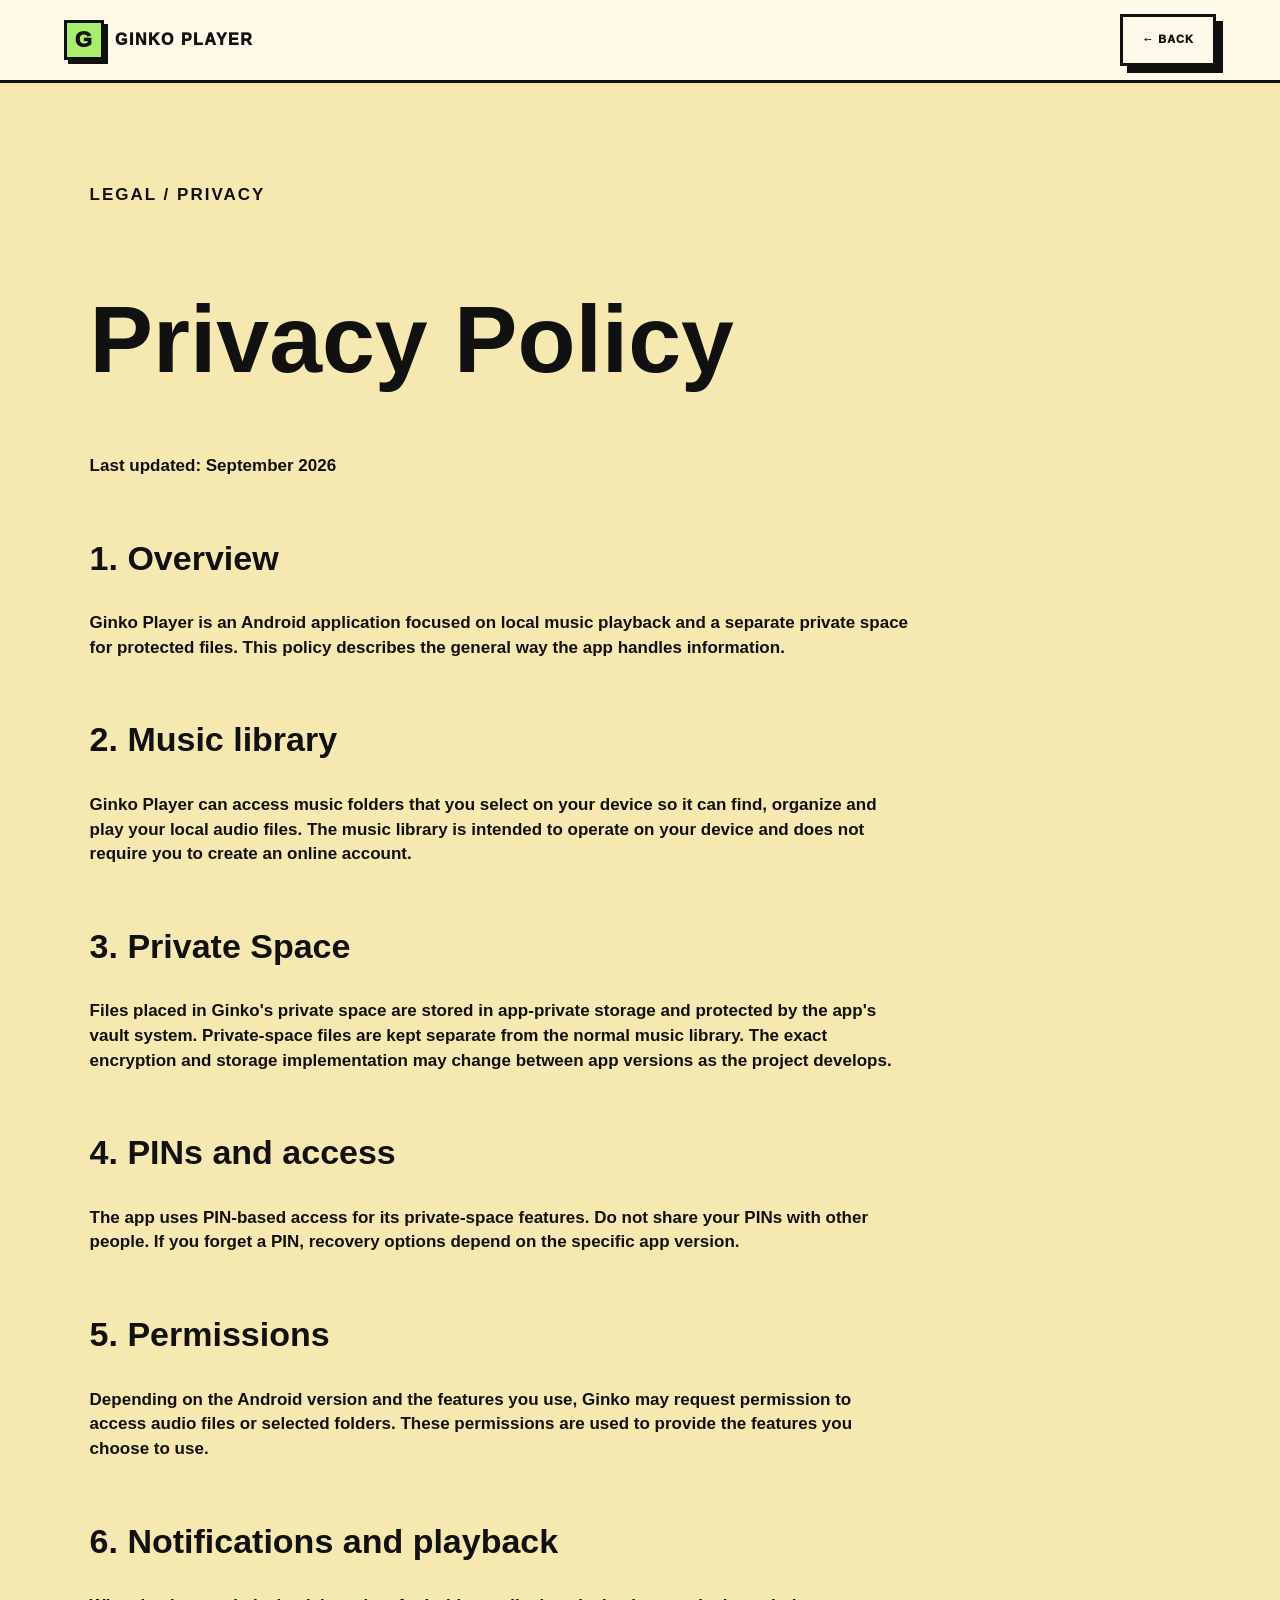
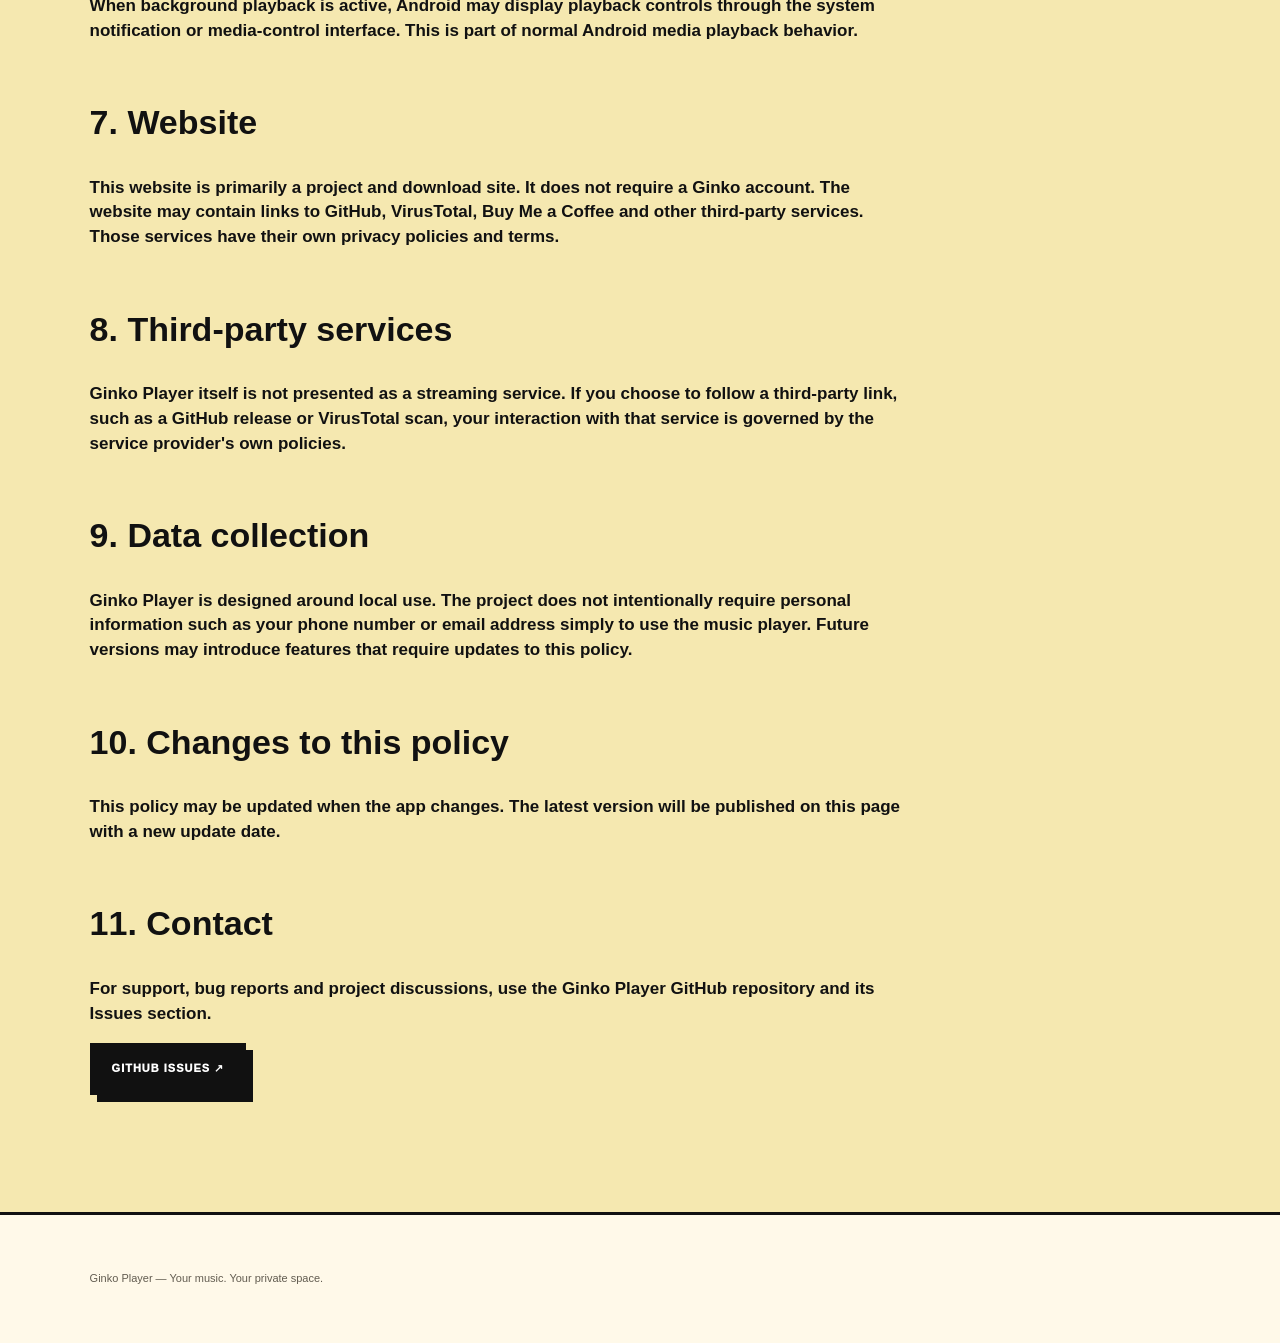
<file: privacy.html>
<!doctype html>
<html lang="en">
<head>
<meta charset="utf-8"><meta name="viewport" content="width=device-width,initial-scale=1">
<title>Ginko Player — Privacy Policy</title><link rel="stylesheet" href="styles1.css">
</head>
<body>
<header class="site-header">
  <a class="brand" href="index.html"><span class="brand-mark">G</span><span>GINKO PLAYER</span></a>
  <a class="neo-btn cream" href="index.html">← BACK</a>
</header>

<main class="section legal-page">
  <p class="eyebrow">LEGAL / PRIVACY</p>
  <h1>Privacy Policy</h1>
  <p><b>Last updated: September 2026</b></p>

  <h2>1. Overview</h2>
  <p>Ginko Player is an Android application focused on local music playback and a separate private space for protected files. This policy describes the general way the app handles information.</p>

  <h2>2. Music library</h2>
  <p>Ginko Player can access music folders that you select on your device so it can find, organize and play your local audio files. The music library is intended to operate on your device and does not require you to create an online account.</p>

  <h2>3. Private Space</h2>
  <p>Files placed in Ginko's private space are stored in app-private storage and protected by the app's vault system. Private-space files are kept separate from the normal music library. The exact encryption and storage implementation may change between app versions as the project develops.</p>

  <h2>4. PINs and access</h2>
  <p>The app uses PIN-based access for its private-space features. Do not share your PINs with other people. If you forget a PIN, recovery options depend on the specific app version.</p>

  <h2>5. Permissions</h2>
  <p>Depending on the Android version and the features you use, Ginko may request permission to access audio files or selected folders. These permissions are used to provide the features you choose to use.</p>

  <h2>6. Notifications and playback</h2>
  <p>When background playback is active, Android may display playback controls through the system notification or media-control interface. This is part of normal Android media playback behavior.</p>

  <h2>7. Website</h2>
  <p>This website is primarily a project and download site. It does not require a Ginko account. The website may contain links to GitHub, VirusTotal, Buy Me a Coffee and other third-party services. Those services have their own privacy policies and terms.</p>

  <h2>8. Third-party services</h2>
  <p>Ginko Player itself is not presented as a streaming service. If you choose to follow a third-party link, such as a GitHub release or VirusTotal scan, your interaction with that service is governed by the service provider's own policies.</p>

  <h2>9. Data collection</h2>
  <p>Ginko Player is designed around local use. The project does not intentionally require personal information such as your phone number or email address simply to use the music player. Future versions may introduce features that require updates to this policy.</p>

  <h2>10. Changes to this policy</h2>
  <p>This policy may be updated when the app changes. The latest version will be published on this page with a new update date.</p>

  <h2>11. Contact</h2>
  <p>For support, bug reports and project discussions, use the Ginko Player GitHub repository and its Issues section.</p>
  <p><a class="neo-btn black" href="https://github.com/HARSH11L/GinkoPlayer/issues" target="_blank" rel="noopener">GITHUB ISSUES ↗</a></p>
</main>

<footer><p>Ginko Player — Your music. Your private space.</p></footer>
</body>
</html>
</file>
<file: styles.css>
:root{--paper:#f6f0e4;--ink:#111;--muted:#5f584f;--yellow:#ffd83d;--pink:#ff6f9f;--green:#79df72;--purple:#9d83ff;--blue:#86d9ff;--orange:#ff956b;--white:#fffdf8;--border:3px solid var(--ink);--shadow:8px 8px 0 var(--ink);--max:1380px}
*{box-sizing:border-box}html{scroll-behavior:smooth}body{margin:0;background:var(--paper);color:var(--ink);font-family:Inter,ui-sans-serif,system-ui,-apple-system,BlinkMacSystemFont,"Segoe UI",sans-serif;overflow-x:hidden}a{color:inherit;text-decoration:none}button{font:inherit;color:inherit}img{max-width:100%;display:block}.section-pad{padding:110px max(22px,5vw);max-width:1500px;margin:auto}.announcement{display:flex;justify-content:space-between;padding:8px 5vw;background:var(--ink);color:var(--paper);font:900 9px/1.2 ui-monospace,SFMono-Regular,monospace;letter-spacing:1.5px}.nav-shell{position:sticky;top:0;z-index:50;display:flex;align-items:center;gap:30px;padding:13px 5vw;background:rgba(246,240,228,.94);backdrop-filter:blur(12px);border-bottom:var(--border)}.brand{display:flex;align-items:center;gap:10px;font-weight:1000;letter-spacing:-1px;line-height:.8}.brand img{width:43px;height:43px;border:2px solid var(--ink);border-radius:11px;box-shadow:4px 4px 0 var(--ink)}.brand small{display:block;font-size:9px;letter-spacing:2px;margin-top:5px}.desktop-nav{display:flex;gap:24px;margin:auto;font-size:11px;font-weight:900;text-transform:uppercase;letter-spacing:.5px}.desktop-nav a,.nav-social{transition:transform .2s}.desktop-nav a:hover,.nav-social:hover{transform:translateY(-2px)}.nav-actions{display:flex;gap:9px;align-items:center}.nav-social{font-size:10px;font-weight:1000}.brutal-button{display:inline-flex;align-items:center;justify-content:center;gap:10px;padding:15px 19px;border:var(--border);box-shadow:var(--shadow);font-size:11px;font-weight:1000;text-transform:uppercase;letter-spacing:.5px;transition:transform .18s,box-shadow .18s}.brutal-button:hover{transform:translate(3px,3px);box-shadow:4px 4px 0 var(--ink)}.brutal-button.small{padding:10px 13px;box-shadow:5px 5px 0 var(--ink)}.yellow{background:var(--yellow)}.pink{background:var(--pink)}.green{background:var(--green)}.purple{background:var(--purple)}.cream{background:var(--white)}.blue{background:var(--blue)}.orange{background:var(--orange)}.black{background:var(--ink);color:var(--paper)}.menu-toggle{display:none;margin-left:auto;background:none;border:0;width:42px;height:38px;position:relative}.menu-toggle span{position:absolute;left:8px;width:25px;height:3px;background:var(--ink);transition:.2s}.menu-toggle span:first-child{top:13px}.menu-toggle span:last-child{top:22px}.mobile-menu{display:none}.hero{min-height:calc(100vh - 80px);display:grid;grid-template-columns:1.05fr .95fr;align-items:center;gap:40px;position:relative}.hero-copy{max-width:760px}.release-tag{display:inline-flex;align-items:center;gap:8px;border:2px solid var(--ink);padding:8px 11px;font:900 9px/1 ui-monospace,monospace;box-shadow:4px 4px 0 var(--ink);background:var(--white);margin-bottom:24px}.release-tag i{width:8px;height:8px;background:#32c85e;border:1px solid var(--ink);border-radius:50%;animation:pulse 1.8s infinite}.eyebrow{font:900 10px/1.3 ui-monospace,SFMono-Regular,monospace;letter-spacing:2px;text-transform:uppercase;margin:0 0 15px}.hero h1{font-size:clamp(62px,8.2vw,128px);line-height:.83;letter-spacing:-7px;margin:0 0 28px;font-weight:1000}.hero h1 span{display:inline-block;background:var(--yellow);border:var(--border);box-shadow:7px 7px 0 var(--ink);padding:4px 11px 8px;margin-top:10px}.hero-lead{max-width:650px;font-size:18px;line-height:1.5;font-weight:650;color:#403a33}.button-row{display:flex;gap:15px;flex-wrap:wrap;margin-top:28px}.hero-meta{display:flex;flex-wrap:wrap;gap:8px;margin-top:30px}.hero-meta span{font:900 9px/1 ui-monospace,monospace;border:2px solid var(--ink);padding:9px 10px;background:var(--white)}.hero-stage{height:650px;position:relative;display:grid;place-items:center}.phone{width:330px;height:650px;border:5px solid var(--ink);border-radius:38px;background:#111;box-shadow:18px 18px 0 var(--ink);padding:11px;transform:rotate(4deg);transition:transform .25s}.phone:hover{transform:rotate(1deg) translateY(-7px)}.phone-screen{height:100%;border-radius:28px;background:var(--paper);padding:28px 22px;overflow:hidden}.phone-notch{position:absolute;top:21px;left:50%;transform:translateX(-50%);width:105px;height:20px;border-radius:15px;background:#111;z-index:2}.phone-top{display:flex;justify-content:space-between;font-size:10px;margin-bottom:32px}.mini-art{width:100%;aspect-ratio:1;border:var(--border);box-shadow:7px 7px 0 var(--ink);background:var(--yellow);display:grid;place-items:center;margin-bottom:25px}.mini-art img{width:48%;border:3px solid var(--ink);border-radius:18px}.phone-label,.preview-top{font:900 8px ui-monospace,monospace;letter-spacing:1.5px}.phone h3{font-size:27px;margin:8px 0 2px;letter-spacing:-1px}.phone p{margin:0;color:var(--muted);font-weight:700;font-size:12px}.phone-progress,.preview-progress{height:7px;background:#d4cbbb;border:2px solid var(--ink);margin-top:25px}.phone-progress i,.preview-progress i{display:block;height:100%;width:43%;background:var(--pink)}.phone-time{display:flex;justify-content:space-between;font:700 8px ui-monospace,monospace;margin-top:5px}.phone-controls{display:flex;justify-content:space-around;align-items:center;margin:23px 0;font-size:18px}.phone-controls b{display:grid;place-items:center;width:54px;height:54px;border:var(--border);background:var(--ink);color:var(--paper);border-radius:50%;box-shadow:5px 5px 0 var(--pink);font-size:18px}.phone-mini{display:flex;justify-content:space-between;border:2px solid var(--ink);padding:12px;font-size:8px;font-weight:1000;background:var(--white)}.floating-label{}.hero-label{position:absolute;border:var(--border);box-shadow:6px 6px 0 var(--ink);padding:13px;background:var(--pink);font:900 9px/1.3 ui-monospace,monospace;z-index:3;transform:rotate(-7deg)}.hero-label b{font-size:27px}.label-one{top:10%;left:5%}.label-two{bottom:15%;right:4%;background:var(--green);transform:rotate(6deg)}.burst{position:absolute;right:0;top:4%;width:115px;height:115px;background:var(--purple);border:var(--border);box-shadow:6px 6px 0 var(--ink);display:grid;place-items:center;text-align:center;font:1000 9px/1 ui-monospace,monospace;transform:rotate(9deg)}.burst span{font-size:35px}.marquee{overflow:hidden;border-top:var(--border);border-bottom:var(--border);background:var(--yellow);white-space:nowrap}.marquee-track{display:inline-flex;align-items:center;gap:28px;padding:15px 0;min-width:max-content;animation:marquee 24s linear infinite;font:1000 12px ui-monospace,monospace}.marquee-track b{font-size:17px}.intro{display:grid;grid-template-columns:1fr 1fr;gap:70px;align-items:end}.intro h2,.section-heading h2,.experience h2,.private-head h2,.support h2{font-size:clamp(50px,6vw,92px);line-height:.88;letter-spacing:-5px;margin:0;font-weight:1000}.intro h2 em,.section-heading h2 em{font-style:normal;background:var(--pink);padding:0 9px;border:var(--border);box-shadow:7px 7px 0 var(--ink)}.intro-copy{font-size:21px;line-height:1.5;font-weight:650;color:#4b443b;max-width:640px}.section-heading{display:flex;justify-content:space-between;gap:50px;align-items:end;margin-bottom:48px}.section-heading>p{max-width:520px;font-size:16px;line-height:1.55;font-weight:650;color:#4e473e}.feature-grid{display:grid;grid-template-columns:repeat(4,1fr);gap:16px}.feature-card{min-height:300px;padding:25px;border:var(--border);box-shadow:7px 7px 0 var(--ink);position:relative;overflow:hidden;transition:transform .2s}.feature-card:hover{transform:translateY(-8px) rotate(-.6deg)}.feature-card>span{font:900 9px ui-monospace,monospace;letter-spacing:1px}.feature-icon{position:absolute;right:18px;top:17px;font-size:52px;font-weight:1000;opacity:.2}.feature-card h3{font-size:24px;line-height:.95;letter-spacing:-1px;margin:95px 0 13px}.feature-card p{font-size:14px;line-height:1.45;font-weight:650;max-width:300px}.experience{background:var(--ink);color:var(--paper);max-width:none;display:grid;grid-template-columns:1fr 1fr;gap:70px;align-items:center}.experience-copy{max-width:620px}.experience-copy h2 span{display:inline-block;background:var(--yellow);color:var(--ink);padding:0 9px;border:var(--border);box-shadow:7px 7px 0 var(--pink)}.experience-copy>p{font-size:18px;line-height:1.5;color:#d8d0c3;max-width:580px}.check-list{display:grid;grid-template-columns:1fr 1fr;gap:10px;margin-top:25px}.check-list span{border:2px solid #827a6d;padding:10px;font:900 9px ui-monospace,monospace;color:#eee6d8}.player-demo{position:relative;min-height:580px;display:grid;place-items:center}.demo-window{width:min(490px,100%);border:var(--border);box-shadow:12px 12px 0 var(--yellow);background:var(--paper);color:var(--ink);padding:18px;transform:rotate(-3deg);transition:transform .3s}.demo-window:hover{transform:rotate(0) translateY(-6px)}.demo-top,.demo-tabs{display:flex;justify-content:space-between;gap:15px;font-size:9px;font-weight:1000}.demo-tabs{justify-content:flex-start;margin:25px 0 12px;gap:20px}.demo-tabs b{border-bottom:3px solid var(--ink)}.demo-search{border:2px solid var(--ink);padding:11px;background:var(--white);font-size:10px;margin-bottom:12px}.demo-search span{color:var(--muted)}.demo-song{display:grid;grid-template-columns:48px 1fr auto;gap:12px;align-items:center;border-top:2px solid var(--ink);padding:13px 0}.cover{width:48px;height:48px;border:2px solid var(--ink);background:var(--yellow)}.cover.c2{background:var(--pink)}.cover.c3{background:var(--green)}.demo-song b{display:block;font-size:13px}.demo-song small{display:block;color:var(--muted);font-size:9px;margin-top:3px}.demo-now{margin-top:12px;border:var(--border);box-shadow:5px 5px 0 var(--pink);background:var(--white);padding:13px;display:flex;justify-content:space-between;align-items:center}.demo-now small{display:block;color:var(--muted);font-size:9px}.sound-bars{position:absolute;bottom:20px;right:8%;display:flex;gap:5px;align-items:end;height:55px}.sound-bars i{width:7px;background:var(--pink);border:1px solid var(--paper);animation:bars .9s ease-in-out infinite alternate}.sound-bars i:nth-child(1){height:20px}.sound-bars i:nth-child(2){height:45px;animation-delay:.1s}.sound-bars i:nth-child(3){height:30px;animation-delay:.2s}.sound-bars i:nth-child(4){height:52px;animation-delay:.3s}.sound-bars i:nth-child(5){height:26px;animation-delay:.4s}.sound-bars i:nth-child(6){height:43px;animation-delay:.5s}.sound-bars i:nth-child(7){height:18px;animation-delay:.6s}.theme-showcase{display:grid;grid-template-columns:1fr 1fr;gap:50px;align-items:center}.theme-preview{--accent:var(--yellow);--accent2:var(--pink);background:var(--paper);color:var(--ink);border:5px solid var(--ink);box-shadow:14px 14px 0 var(--ink);padding:28px;width:min(420px,100%);margin:auto;transition:background .3s,color .3s,border-color .3s,box-shadow .3s}.theme-preview[data-theme="chamber"]{--accent:#e5bd58;--accent2:#8e62ff;background:#0b1a2a;color:#fff;border-color:#e5bd58;box-shadow:14px 14px 0 #000}.theme-preview[data-theme="nocturne"]{--accent:#a78bfa;--accent2:#6ee7b7;background:#241d32;color:#fff;border-color:#d7b6ff}.theme-preview[data-theme="aether"]{--accent:#22d3ee;--accent2:#f472b6;background:#111827;color:#fff;border-color:#67e8f9}.theme-preview[data-theme="obsidian"]{--accent:#cbd5e1;--accent2:#38bdf8;background:#111;color:#fff;border-color:#cbd5e1}.theme-preview[data-theme="sunset"]{--accent:#f97316;--accent2:#fb7185;background:#35120d;color:#fff;border-color:#ff8a4c}.theme-preview[data-theme="verdant"]{--accent:#22c55e;--accent2:#a7f3d0;background:#10251b;color:#fff;border-color:#86efac}.theme-preview[data-theme="mono"]{--accent:#9ca3af;--accent2:#fff;background:#e5e7eb;color:#111;border-color:#111}.preview-top{display:flex;justify-content:space-between}.preview-art{margin:30px 0 22px;border:var(--border);background:var(--accent);box-shadow:6px 6px 0 var(--ink);display:grid;place-items:center;aspect-ratio:1}.preview-art img{width:46%;border:3px solid currentColor;border-radius:16px}.theme-preview h3{font-size:30px;margin:8px 0 2px}.theme-preview p{margin:0;opacity:.7;font-size:11px;font-weight:700}.preview-progress{border-color:currentColor;background:rgba(127,127,127,.25)}.preview-progress i{background:var(--accent2)}.preview-buttons{display:flex;justify-content:space-around;align-items:center;margin:25px 0}.preview-buttons b{width:52px;height:52px;border:2px solid currentColor;display:grid;place-items:center;background:var(--accent);color:var(--ink);border-radius:50%}.preview-pill{border:2px solid currentColor;padding:11px;font:900 8px ui-monospace,monospace}.theme-picker{display:grid;grid-template-columns:1fr 1fr;gap:11px}.theme-choice{border:2px solid var(--ink);background:var(--white);padding:12px;text-align:left;display:grid;grid-template-columns:28px 1fr;column-gap:10px;align-items:center;cursor:pointer;box-shadow:4px 4px 0 var(--ink);transition:transform .18s,background .18s}.theme-choice:hover,.theme-choice.active{transform:translate(2px,2px);background:var(--yellow)}.theme-choice i{grid-row:1/4;width:26px;height:26px;border:2px solid var(--ink);background:var(--yellow)}.theme-choice[data-theme="chamber"] i{background:linear-gradient(135deg,#8e62ff,#e5bd58,#a51635)}.theme-choice[data-theme="nocturne"] i{background:linear-gradient(135deg,#a78bfa,#6ee7b7,#fb7185)}.theme-choice[data-theme="aether"] i{background:linear-gradient(135deg,#22d3ee,#8b5cf6,#f472b6)}.theme-choice[data-theme="obsidian"] i{background:linear-gradient(135deg,#111,#cbd5e1,#38bdf8)}.theme-choice[data-theme="sunset"] i{background:linear-gradient(135deg,#ef4444,#f97316,#fb7185)}.theme-choice[data-theme="verdant"] i{background:linear-gradient(135deg,#14532d,#22c55e,#a7f3d0)}.theme-choice[data-theme="mono"] i{background:linear-gradient(135deg,#111,#9ca3af,#f9fafb)}.theme-choice span,.theme-choice small{font:900 8px ui-monospace,monospace;color:#655d53}.theme-choice b{font-size:12px}.private-section{background:#151515;color:var(--paper);max-width:none;display:grid;grid-template-columns:1fr 1fr;gap:60px;align-items:center}.private-head{max-width:650px}.private-head h2 span{display:inline-block;background:var(--green);color:var(--ink);padding:0 8px;border:var(--border);box-shadow:7px 7px 0 var(--pink)}.private-head>p:last-child{font-size:18px;line-height:1.5;color:#d7d0c3;max-width:600px}.lock-system{display:grid;grid-template-columns:repeat(3,1fr);gap:12px}.lock-card{min-height:260px;border:var(--border);box-shadow:8px 8px 0 var(--yellow);background:var(--paper);color:var(--ink);padding:20px;display:flex;flex-direction:column;justify-content:space-between;transform:rotate(-3deg);transition:.2s}.lock-card:nth-child(2){transform:translateY(18px) rotate(2deg);box-shadow:8px 8px 0 var(--green)}.lock-card:nth-child(3){transform:rotate(5deg);background:var(--pink);box-shadow:8px 8px 0 var(--purple)}.lock-card:hover{transform:translateY(-8px) rotate(0)}.lock-card small,.lock-card span{font:900 9px ui-monospace,monospace}.lock-card b{font-size:90px;line-height:1}.security-strip{grid-column:1/-1;display:flex;gap:9px;flex-wrap:wrap;margin-top:25px}.security-strip span{border:2px solid #777;padding:9px 11px;font:900 8px ui-monospace,monospace;color:#ddd}.proof-grid{display:grid;grid-template-columns:repeat(3,1fr);gap:16px}.proof-card{border:var(--border);box-shadow:7px 7px 0 var(--ink);padding:25px;min-height:230px;display:flex;flex-direction:column;transition:.2s}.proof-card:hover{transform:translateY(-7px)}.proof-card>b{font-size:42px}.proof-card small{font:900 9px ui-monospace,monospace;margin-top:auto}.proof-card h3{font-size:28px;margin:7px 0}.proof-card span{font-size:12px;font-weight:800}.steps{display:grid;grid-template-columns:repeat(3,1fr);gap:16px}.steps article{border:var(--border);box-shadow:7px 7px 0 var(--ink);background:var(--white);padding:28px;min-height:260px}.steps article:nth-child(1){background:var(--yellow)}.steps article:nth-child(2){background:var(--pink)}.steps article:nth-child(3){background:var(--green)}.steps b{font:1000 48px/1 ui-monospace,monospace}.steps h3{font-size:25px;margin:50px 0 10px}.steps p{font-weight:650;line-height:1.45}.support{max-width:none;background:var(--yellow)}.support-card{max-width:1200px;margin:auto;background:var(--paper);border:var(--border);box-shadow:11px 11px 0 var(--ink);padding:60px;display:grid;grid-template-columns:1fr 210px;gap:40px;align-items:center}.support h2 span{display:inline-block;background:var(--pink);padding:0 8px;border:var(--border);box-shadow:6px 6px 0 var(--ink)}.support-card>div>p:not(.eyebrow){font-size:17px;line-height:1.5;max-width:650px;font-weight:650}.coffee-stamp{width:190px;height:190px;border:5px solid var(--ink);background:var(--pink);box-shadow:8px 8px 0 var(--ink);display:grid;place-items:center;text-align:center;font:1000 26px/.9 ui-monospace,monospace;transform:rotate(7deg)}.social-grid{display:grid;grid-template-columns:repeat(3,1fr);gap:16px}.social-grid a{border:var(--border);box-shadow:7px 7px 0 var(--ink);padding:25px;min-height:180px;display:flex;flex-direction:column;transition:.2s}.social-grid a:hover{transform:translateY(-8px)}.social-grid a:nth-child(1){background:#dcecff}.social-grid a:nth-child(2){background:#f7d9eb}.social-grid a:nth-child(3){background:var(--yellow)}.social-grid span{font:900 9px ui-monospace,monospace}.social-grid b{font-size:30px;margin-top:auto}.social-grid small{font-weight:750}.faq{max-width:1100px}.faq details{border-top:2px solid var(--ink);padding:22px 0}.faq details:last-child{border-bottom:2px solid var(--ink)}summary{cursor:pointer;font-size:20px;font-weight:1000;display:flex;justify-content:space-between;gap:20px;list-style:none}summary::-webkit-details-marker{display:none}summary:after{content:'+';font:1000 25px ui-monospace,monospace}details[open] summary:after{content:'−'}.faq details p{max-width:800px;font-size:15px;line-height:1.55;font-weight:650;color:#514a41}footer{border-top:var(--border);padding:45px 5vw;display:grid;grid-template-columns:1fr 1fr;gap:35px;background:var(--white)}.footer-main p{font-size:13px;font-weight:700;color:var(--muted);margin-left:55px}.footer-links{display:flex;justify-content:flex-end;gap:14px;flex-wrap:wrap;font-size:10px;font-weight:900;text-transform:uppercase}.footer-links a:hover{text-decoration:underline}footer>small{grid-column:1/-1;color:var(--muted);font-weight:650}.cursor-dot,.cursor-ring{position:fixed;pointer-events:none;z-index:100;display:none}.cursor-dot{width:7px;height:7px;background:var(--ink);border-radius:50%;transform:translate(-50%,-50%)}.cursor-ring{width:32px;height:32px;border:2px solid var(--ink);border-radius:50%;transform:translate(-50%,-50%);transition:width .15s,height .15s,background .15s}.reveal{opacity:0;transform:translateY(35px);transition:opacity .75s ease,transform .75s ease}.reveal.visible{opacity:1;transform:none}.delay-1{transition-delay:.12s}@keyframes marquee{to{transform:translateX(-50%)}}@keyframes pulse{50%{transform:scale(1.5);opacity:.55}}@keyframes bars{to{transform:scaleY(.35)}}
@media(pointer:fine){.cursor-dot,.cursor-ring{display:block}}@media(max-width:1100px){.desktop-nav{display:none}.menu-toggle{display:block}.nav-actions{margin-left:auto}.hero{grid-template-columns:1fr}.hero-stage{min-height:620px}.feature-grid{grid-template-columns:repeat(2,1fr)}.theme-showcase,.experience,.private-section{grid-template-columns:1fr}.theme-preview{margin:0 auto}.private-section{gap:40px}.lock-system{max-width:760px}.section-heading{display:block}.section-heading>p{margin-top:20px}.proof-grid{grid-template-columns:1fr 1fr}.support-card{grid-template-columns:1fr}.coffee-stamp{margin:auto}.social-grid{grid-template-columns:1fr 1fr}}@media(max-width:700px){.announcement{padding:7px 14px}.announcement span:last-child{display:none}.nav-shell{padding:12px 18px}.nav-actions{display:none}.mobile-menu{position:fixed;top:70px;left:14px;right:14px;z-index:45;display:none;flex-direction:column;background:var(--paper);border:var(--border);box-shadow:8px 8px 0 var(--ink)}.mobile-menu.open{display:flex}.mobile-menu a{padding:18px;border-bottom:2px solid var(--ink);font-weight:1000;text-transform:uppercase}.mobile-menu a:last-child{border:0;background:var(--yellow)}.section-pad{padding:78px 20px}.hero{min-height:auto;padding-top:70px}.hero h1{font-size:58px;letter-spacing:-4px}.hero-lead{font-size:16px}.hero-stage{height:510px;min-height:510px}.phone{width:265px;height:510px;border-width:4px;border-radius:30px;padding:8px}.phone-screen{border-radius:23px;padding:23px 17px}.mini-art{margin-bottom:18px}.phone h3{font-size:23px}.phone-controls{margin:17px 0}.phone-controls b{width:45px;height:45px}.burst,.hero-label{display:none}.feature-grid,.proof-grid,.steps,.social-grid{grid-template-columns:1fr}.feature-card{min-height:255px}.feature-card h3{margin-top:80px}.check-list{grid-template-columns:1fr}.player-demo{min-height:470px}.theme-showcase{gap:35px}.theme-picker{grid-template-columns:1fr}.lock-system{grid-template-columns:1fr}.lock-card,.lock-card:nth-child(2),.lock-card:nth-child(3){transform:none;min-height:210px}.security-strip{margin-top:10px}.support-card{padding:30px}.support h2{font-size:52px}.coffee-stamp{width:140px;height:140px;font-size:21px}footer{grid-template-columns:1fr;padding:35px 20px}.footer-links{justify-content:flex-start}.footer-main p{margin-left:0}.intro{grid-template-columns:1fr;gap:25px}.intro-copy{font-size:17px}.cursor-dot,.cursor-ring{display:none}}
@media(prefers-reduced-motion:reduce){html{scroll-behavior:auto}.reveal{opacity:1;transform:none;transition:none}.marquee-track,.sound-bars i,.release-tag i{animation:none}.brutal-button,.feature-card,.proof-card,.social-grid a{transition:none}}
</file>
<file: download/download.css>
:root{--paper:#f6f0e4;--ink:#111;--muted:#5f584f;--yellow:#ffd83d;--pink:#ff6f9f;--green:#79df72;--purple:#9d83ff;--white:#fffdf8;--border:3px solid var(--ink);--shadow:9px 9px 0 var(--ink)}*{box-sizing:border-box}body{margin:0;background:var(--paper);color:var(--ink);font-family:Inter,ui-sans-serif,system-ui,-apple-system,"Segoe UI",sans-serif}a{color:inherit;text-decoration:none}header{display:flex;justify-content:space-between;align-items:center;padding:18px 6vw;border-bottom:var(--border);font:1000 10px ui-monospace,monospace;position:sticky;top:0;background:rgba(246,240,228,.95);backdrop-filter:blur(12px);z-index:5}main{max-width:1250px;margin:auto}.eyebrow{font:900 10px ui-monospace,monospace;letter-spacing:2px}.hero,.verify,.coffee{padding:110px 6vw;display:grid;grid-template-columns:1.2fr .8fr;gap:70px;align-items:center}.hero h1{font-size:clamp(65px,9vw,120px);line-height:.83;letter-spacing:-7px;margin:15px 0 28px}.hero h1 em,.coffee h2 em{font-style:normal;background:var(--yellow);padding:0 9px;border:var(--border);box-shadow:7px 7px 0 var(--ink)}.lead{font-size:19px;line-height:1.5;max-width:650px;font-weight:650;color:#463f37}.actions{display:flex;gap:13px;flex-wrap:wrap;margin-top:28px}.button{display:inline-flex;padding:15px 20px;border:var(--border);box-shadow:var(--shadow);font:1000 10px ui-monospace,monospace;transition:.18s}.button:hover{transform:translate(3px,3px);box-shadow:4px 4px 0 var(--ink)}.button.black{background:var(--ink);color:var(--paper)}.button.yellow{background:var(--yellow)}.tiny{font-size:11px;line-height:1.5;color:var(--muted);max-width:620px;margin-top:28px}.download-art{border:5px solid var(--ink);box-shadow:16px 16px 0 var(--ink);background:var(--pink);min-height:470px;display:grid;place-items:center;text-align:center;padding:40px;transform:rotate(3deg)}.download-art img{width:180px;border:4px solid var(--ink);border-radius:35px;box-shadow:8px 8px 0 var(--ink)}.download-art b{font-size:30px;line-height:.8}.download-art span{font:900 9px ui-monospace,monospace}.release,.inside,.install,.links{padding:100px 6vw;border-top:var(--border)}h2{font-size:clamp(48px,6vw,80px);line-height:.9;letter-spacing:-4px;margin:0 0 35px}.grid{display:grid;grid-template-columns:repeat(4,1fr);gap:14px}.grid article{border:var(--border);box-shadow:6px 6px 0 var(--ink);padding:24px;min-height:180px;background:var(--white);display:flex;flex-direction:column}.grid article:nth-child(1){background:var(--yellow)}.grid article:nth-child(2){background:var(--green)}.grid article:nth-child(3){background:var(--purple)}.grid article:nth-child(4){background:var(--pink)}.grid small{font:900 9px ui-monospace,monospace}.grid b{font-size:25px;margin:auto 0 5px;word-break:break-word}.grid span{font-size:11px;font-weight:700}.verify{background:var(--ink);color:var(--paper);max-width:none}.verify p:not(.eyebrow),.coffee p:not(.eyebrow){font-size:16px;line-height:1.5;color:#d5cfc4;max-width:600px}.hash{border:var(--border);box-shadow:9px 9px 0 var(--yellow);background:var(--paper);color:var(--ink);padding:24px}.hash small{font:900 9px ui-monospace,monospace}.hash code{display:block;word-break:break-all;font:700 12px ui-monospace,monospace;margin:15px 0 18px}.hash button,.hash a{display:inline-flex;border:2px solid var(--ink);padding:11px;background:var(--yellow);font:1000 9px ui-monospace,monospace;cursor:pointer}.hash a{background:var(--pink);margin-left:7px}.checks{display:grid;grid-template-columns:repeat(4,1fr);gap:12px}.checks span{border:2px solid var(--ink);box-shadow:5px 5px 0 var(--ink);padding:18px;background:var(--white);font-weight:900}.install{background:var(--yellow)}.steps{display:grid;grid-template-columns:repeat(3,1fr);gap:14px}.steps article{border:var(--border);box-shadow:7px 7px 0 var(--ink);padding:25px;background:var(--white);min-height:230px}.steps article:nth-child(2){background:var(--pink)}.steps article:nth-child(3){background:var(--green)}.steps b{font:1000 48px ui-monospace,monospace}.steps h3{margin-top:50px}.steps p{font-weight:650;line-height:1.5}.coffee{background:var(--pink);max-width:none}.coffee p:not(.eyebrow){color:#3c342f}.stamp{width:190px;height:190px;border:5px solid var(--ink);box-shadow:8px 8px 0 var(--ink);background:var(--yellow);display:grid;place-items:center;text-align:center;font:1000 25px/.9 ui-monospace,monospace;transform:rotate(6deg)}.links{display:grid;grid-template-columns:repeat(4,1fr);gap:14px}.links a{border:var(--border);box-shadow:6px 6px 0 var(--ink);padding:22px;min-height:140px;display:flex;flex-direction:column;justify-content:flex-end}.links a:nth-child(1){background:#dcecff}.links a:nth-child(2){background:#f7d9eb}.links a:nth-child(3){background:var(--yellow)}.links a:nth-child(4){background:var(--green)}.links b{font-size:20px}.links span{font-size:11px;font-weight:700;margin-top:7px}.apk-note{margin:0 6vw 50px;border:2px solid var(--ink);padding:14px;font-size:11px}.apk-note code{word-break:break-all}footer{border-top:var(--border);padding:35px 6vw;display:flex;justify-content:space-between;font:900 10px ui-monospace,monospace}@media(max-width:900px){.hero,.verify,.coffee{grid-template-columns:1fr;padding-top:80px;padding-bottom:80px}.grid{grid-template-columns:1fr 1fr}.checks{grid-template-columns:1fr 1fr}.links{grid-template-columns:1fr 1fr}.download-art{max-width:480px}.steps{grid-template-columns:1fr}}@media(max-width:600px){.hero,.verify,.coffee,.release,.inside,.install,.links{padding-left:20px;padding-right:20px}.hero h1{font-size:60px}.download-art{min-height:380px}.grid,.checks,.links{grid-template-columns:1fr}.hash a{margin:8px 0 0}.apk-note{margin-left:20px;margin-right:20px}footer{padding:28px 20px;display:grid;gap:12px}}

.version-list{display:grid;gap:20px;margin-top:40px}.version-card{display:grid;grid-template-columns:150px 1fr;border:var(--border);box-shadow:9px 9px 0 var(--ink);background:var(--white);overflow:hidden}.version-card.latest{background:var(--green)}.version-card:nth-child(2) .version-badge{background:var(--purple)}.version-badge{background:var(--yellow);border-right:var(--border);padding:30px 20px;font-size:42px;font-weight:1000;display:flex;align-items:flex-start}.version-badge.old{background:var(--purple)}.version-body{padding:28px 32px}.version-top{display:flex;justify-content:space-between;font:1000 10px ui-monospace,monospace;letter-spacing:1px}.version-top span{background:var(--pink);border:2px solid var(--ink);padding:6px 8px}.version-card:nth-child(2) .version-top span{background:var(--paper)}.version-body h3{font-size:32px;margin:20px 0 7px}.version-body p{font-weight:650;line-height:1.5}.version-body ul{padding-left:20px;font-weight:650}.version-body li{margin:7px 0}.version-actions{display:flex;gap:15px;align-items:center;flex-wrap:wrap;margin-top:24px}.vt{font:1000 10px ui-monospace,monospace;text-decoration:underline}@media(max-width:800px){.version-card{grid-template-columns:1fr}.version-badge{border-right:0;border-bottom:var(--border);padding:20px}.version-body{padding:24px}.version-actions .button{width:100%}}
</file>
<file: styles1.css>
:root{--cream:#f5e8b0;--paper:#fff9e9;--black:#111;--pink:#ff5b91;--green:#a9ef6d;--purple:#a995ff;--yellow:#ffd94d;--muted:#625c50;--border:3px solid var(--black);--shadow:7px 7px 0 var(--black)}*{box-sizing:border-box}html{scroll-behavior:smooth}body{margin:0;background:var(--cream);color:var(--black);font-family:Arial,Helvetica,sans-serif;line-height:1.45}a{color:inherit;text-decoration:none}.site-header{position:sticky;top:0;z-index:50;display:flex;align-items:center;justify-content:space-between;padding:14px 5vw;background:var(--paper);border-bottom:var(--border)}.brand{display:flex;align-items:center;gap:11px;font-weight:1000;letter-spacing:1.5px}.brand-mark{display:grid;place-items:center;width:40px;height:40px;background:var(--green);border:var(--border);box-shadow:4px 4px 0 var(--black);font-size:22px;font-weight:1000}nav{display:flex;align-items:center;gap:23px;font-size:11px;font-weight:1000;letter-spacing:1.4px}.nav-btn{padding:10px 14px;background:var(--pink);border:2px solid var(--black);box-shadow:4px 4px 0 var(--black)}.menu{display:none;background:var(--yellow);border:2px solid var(--black);font-size:20px;padding:6px 10px}.hero{min-height:730px;padding:85px 7vw;display:grid;grid-template-columns:1fr .95fr;gap:50px;align-items:center;border-bottom:var(--border);overflow:hidden}.eyebrow{font-size:11px;font-weight:1000;letter-spacing:2px;margin:0 0 15px}.hero h1{font-size:clamp(55px,8vw,112px);line-height:.9;letter-spacing:-5px;margin:0 0 30px}.hero h1 em{font-style:normal;color:var(--pink);text-shadow:4px 4px 0 var(--black)}.lead{max-width:620px;font-size:18px;font-weight:650;color:#403b32}.actions{display:flex;gap:14px;flex-wrap:wrap;margin:30px 0}.neo-btn{display:inline-flex;align-items:center;justify-content:center;gap:15px;padding:15px 19px;border:var(--border);box-shadow:var(--shadow);font-size:11px;font-weight:1000;letter-spacing:1px;transition:.15s}.neo-btn:hover{transform:translate(4px,4px);box-shadow:3px 3px 0 var(--black)}.neo-btn.pink{background:var(--pink)}.neo-btn.cream{background:var(--paper)}.neo-btn.black{background:var(--black);color:white}.badges{display:flex;gap:9px;flex-wrap:wrap}.badges span{font-size:9px;font-weight:1000;border:2px solid var(--black);padding:7px 9px;background:var(--paper)}.hero-art{height:570px;position:relative;display:flex;align-items:center;justify-content:center}.phone{position:absolute;width:265px;height:515px;border:var(--border);border-radius:30px;background:#141525;padding:9px;box-shadow:12px 12px 0 var(--black)}.phone.back{transform:rotate(-8deg) translate(-90px,15px);opacity:.92}.phone.front{transform:rotate(5deg) translate(65px,-5px);z-index:3}.phone-inner{height:100%;border-radius:22px;background:#f5efe2;padding:22px 18px;overflow:hidden}.phone-inner.dark{background:#18182a;color:white}.top{display:flex;justify-content:space-between;font-size:11px;font-weight:1000;letter-spacing:1px;margin-bottom:22px}.big-art{aspect-ratio:1;background:linear-gradient(135deg,var(--yellow),var(--pink));border:var(--border);box-shadow:6px 6px 0 var(--black);display:grid;place-items:center;font-size:105px;font-weight:1000}.label{font-size:9px;font-weight:1000;letter-spacing:2px;margin:28px 0 2px}.phone h3{font-size:24px;margin:0}.muted{font-size:12px;color:#6d675d}.progress{height:5px;background:#b9b2a6;border:1px solid var(--black);margin:20px 0}.progress i{display:block;width:64%;height:100%;background:var(--black)}.controls{display:flex;justify-content:space-between;align-items:center;font-size:20px}.controls strong{display:grid;place-items:center;width:55px;height:55px;border-radius:50%;background:var(--pink);border:3px solid var(--black);box-shadow:4px 4px 0 var(--black)}.private-pill{margin-top:28px;padding:12px;background:var(--green);border:2px solid var(--black);font-size:9px;font-weight:1000}.private-pill b{float:right}.tiny-art{height:230px;border:2px solid var(--black);background:linear-gradient(135deg,var(--purple),var(--pink));margin-bottom:22px}.ghost-line{height:9px;background:#f5ead8;margin:14px 0;border-radius:5px}.ghost-line.short{width:60%;opacity:.5}.tag{position:absolute;padding:12px 18px;border:3px solid var(--black);box-shadow:5px 5px 0 var(--black);font-size:11px;font-weight:1000;letter-spacing:1px;z-index:8}.tag.yellow{background:var(--yellow);top:40px;right:3%}.pink-tag{background:var(--pink);bottom:35px;left:5%}.ticker{display:flex;overflow:hidden;background:var(--black);color:white;white-space:nowrap;border-bottom:var(--border)}.ticker span{padding:15px 27px;border-right:1px solid #555;font-size:11px;font-weight:1000;letter-spacing:1.8px}.section{padding:100px 7vw}.heading{display:flex;align-items:end;justify-content:space-between;gap:40px;margin-bottom:48px}.heading h2,.showcase h2,.privacy h2,.download h2{font-size:clamp(40px,5vw,72px);line-height:.95;letter-spacing:-3px;margin:0}.heading>p{max-width:420px;font-weight:650;color:#514b41}.feature-grid{display:grid;grid-template-columns:repeat(4,1fr);gap:18px}.feature{min-height:315px;padding:24px;border:var(--border);box-shadow:var(--shadow);position:relative}.feature.yellow{background:var(--yellow)}.feature.pink{background:var(--pink)}.feature.green{background:var(--green)}.feature.purple{background:var(--purple)}.feature small{font-weight:1000}.feature h3{font-size:22px;margin:70px 0 10px}.feature p{font-weight:650;font-size:14px;max-width:260px}.glyph{position:absolute;right:18px;bottom:13px;font-size:45px}.showcase{padding:100px 7vw;background:var(--black);color:white;display:grid;grid-template-columns:1fr 1fr;gap:60px;align-items:center;overflow:hidden}.showcase-copy>p:not(.eyebrow){max-width:560px;color:#d8d8d8;font-size:17px}.showcase ul{list-style:none;padding:0;font-weight:800}.showcase li{margin:15px 0}.record-stage{height:440px;position:relative;display:grid;place-items:center}.record{width:370px;height:370px;border-radius:50%;border:4px solid white;background:repeating-radial-gradient(circle,#171717 0 7px,#242424 8px 10px);box-shadow:15px 15px 0 var(--pink);display:grid;place-items:center}.record-label{width:135px;height:135px;border-radius:50%;background:var(--yellow);border:4px solid white;color:var(--black);display:grid;place-items:center;text-align:center;font-size:22px;font-weight:1000;line-height:.9}.record-label small{font-size:10px}.arm{position:absolute;right:20px;top:75px;width:170px;height:15px;background:white;border:4px solid var(--black);transform:rotate(38deg);transform-origin:right center}.arm:after{content:"";position:absolute;right:-12px;bottom:-14px;width:27px;height:27px;background:var(--pink);border:4px solid var(--black)}.arm-base{position:absolute;right:15px;top:55px;width:45px;height:45px;border-radius:50%;background:var(--green);border:4px solid var(--black)}.privacy{padding:100px 7vw;background:var(--green);border-bottom:var(--border)}.privacy-card{background:var(--paper);border:var(--border);box-shadow:10px 10px 0 var(--black);padding:55px;display:grid;grid-template-columns:1.2fr .8fr;gap:40px;align-items:center}.privacy-card>div>p:not(.eyebrow){max-width:620px;font-size:17px;font-weight:650}.pills{display:flex;gap:8px;flex-wrap:wrap;margin-top:24px}.pills span{padding:8px 10px;background:var(--purple);border:2px solid var(--black);font-size:9px;font-weight:1000}.lock{text-align:center}.shackle{width:95px;height:80px;margin:auto -1px -5px auto;border:var(--border);border-bottom:0;border-radius:55px 55px 0 0}.lock-body{width:185px;height:160px;margin:auto;background:var(--pink);border:var(--border);box-shadow:9px 9px 0 var(--black);display:grid;place-items:center;font-size:70px;font-weight:1000}.lock>b{display:block;margin-top:20px;font-size:11px;letter-spacing:3px}.steps{display:grid;grid-template-columns:repeat(3,1fr);gap:18px}.steps article{padding:28px;background:var(--paper);border:var(--border);box-shadow:6px 6px 0 var(--black)}.steps b{font-size:45px}.steps h3{margin-top:28px}.steps p{font-weight:600;color:#514b41}.download{padding:85px 7vw;background:var(--pink);border-top:var(--border);border-bottom:var(--border);display:flex;justify-content:space-between;align-items:center;gap:35px}.download p:not(.eyebrow){font-weight:650}.download code{background:var(--paper);padding:2px 5px;border:1px solid var(--black)}.faq{max-width:1000px;margin:auto}.faq details{border-top:2px solid var(--black);padding:21px 0}.faq details:last-child{border-bottom:2px solid var(--black)}summary{cursor:pointer;font-size:20px;font-weight:1000;list-style:none;display:flex;justify-content:space-between}summary::-webkit-details-marker{display:none}summary:after{content:"+"}details[open] summary:after{content:"−"}.faq details p{max-width:700px;font-weight:600;color:#4d473d;margin:14px 0 0}footer{padding:45px 7vw;background:var(--paper);border-top:var(--border);display:grid;grid-template-columns:1fr 1fr;gap:25px}.footer-brand{display:flex;align-items:center;gap:12px}.footer-brand b{display:block}.footer-brand small{display:block;color:var(--muted);margin-top:4px}.footer-links{display:flex;justify-content:flex-end;gap:18px;flex-wrap:wrap;font-size:11px;font-weight:1000}.footer-links a:hover{text-decoration:underline}footer>p{grid-column:1/-1;font-size:11px;color:var(--muted)}
@media(max-width:900px){nav{display:none}.menu{display:block}.hero{grid-template-columns:1fr;padding-top:60px}.hero-art{height:520px}.feature-grid{grid-template-columns:1fr 1fr}.showcase{grid-template-columns:1fr}.privacy-card{grid-template-columns:1fr}.download{display:block}.download .actions{margin-top:25px}.steps{grid-template-columns:1fr}.heading{display:block}.heading>p{margin-top:20px}.footer-links{justify-content:flex-start}}
@media(max-width:560px){.site-header{padding:12px 18px}.hero,.section,.showcase,.privacy,.download{padding-left:20px;padding-right:20px}.hero h1{font-size:58px}.feature-grid{grid-template-columns:1fr}.phone{width:220px;height:450px}.phone.back{transform:rotate(-8deg) translate(-50px,20px)}.phone.front{transform:rotate(5deg) translate(45px,0)}.record{width:280px;height:280px}.record-label{width:105px;height:105px;font-size:18px}.privacy-card{padding:28px}footer{padding:35px 20px;grid-template-columns:1fr}}

/* --- Ginko download / social / legal additions --- */
.download-hero{padding:90px 7vw 80px;display:flex;justify-content:space-between;align-items:center;gap:40px;background:var(--yellow);border-bottom:var(--line) solid var(--black)}
.download-hero h1{font-size:clamp(60px,9vw,120px);margin:0 0 25px}
.download-hero h1 em{color:var(--pink);font-style:normal;text-shadow:4px 4px 0 var(--black)}
.download-sticker{width:190px;height:190px;border:var(--line) solid var(--black);box-shadow:10px 10px 0 var(--black);background:var(--pink);display:grid;place-items:center;text-align:center;transform:rotate(7deg)}
.download-sticker b{font-size:55px;line-height:.8}.download-sticker span{font-size:10px;font-weight:1000;letter-spacing:2px}
.release-section{background:var(--paper)}
.release-list{display:grid;gap:25px;max-width:1050px}
.release-card{display:grid;grid-template-columns:150px 1fr;border:var(--line) solid var(--black);box-shadow:8px 8px 0 var(--black);background:#fff;overflow:hidden}
.release-card.latest{background:var(--green)}
.release-number{padding:25px;border-right:var(--line) solid var(--black);font-size:42px;font-weight:1000;letter-spacing:-2px;background:var(--yellow)}
.release-card:nth-child(2) .release-number{background:var(--purple)}
.release-main{padding:28px 32px}.release-top{display:flex;justify-content:space-between;gap:15px;font-size:10px;font-weight:1000;letter-spacing:1px}
.release-badge{background:var(--pink);border:2px solid var(--black);padding:6px 9px}.release-badge.old{background:var(--paper)}
.release-main h3{font-size:32px;margin:20px 0 6px;letter-spacing:-1px}.release-intro{font-weight:650}.release-main ul{padding-left:20px;font-weight:650}.release-main li{margin:8px 0}
.release-actions{display:flex;gap:14px;align-items:center;flex-wrap:wrap;margin-top:25px}.scan-link{font-size:11px;font-weight:1000;text-decoration:underline;letter-spacing:1px}
.download-info{display:grid;grid-template-columns:repeat(3,1fr);gap:18px;padding:80px 7vw;background:var(--cream);border-top:var(--line) solid var(--black);border-bottom:var(--line) solid var(--black)}
.info-card{padding:28px;border:var(--line) solid var(--black);box-shadow:6px 6px 0 var(--black)}.info-card.yellow{background:var(--yellow)}.info-card.green{background:var(--green)}.info-card.purple{background:var(--purple)}.info-card>b{font-size:38px}.info-card h3{margin-top:30px}.info-card p{font-weight:600}
.creator-note{max-width:900px;border:var(--line) solid var(--black);box-shadow:7px 7px 0 var(--black);background:var(--yellow);padding:30px;font-weight:650}.creator-note pre{overflow:auto;background:var(--black);color:white;padding:18px;border:2px solid var(--black);margin-bottom:0}
.social-grid{display:grid;grid-template-columns:repeat(4,1fr);gap:18px}.social-card{min-height:210px;padding:24px;border:var(--line) solid var(--black);box-shadow:7px 7px 0 var(--black);display:flex;flex-direction:column;position:relative}.social-card.yellow{background:var(--yellow)}.social-card.pink{background:var(--pink)}.social-card.purple{background:var(--purple)}.social-card.green{background:var(--green)}.social-card span{font-size:11px;font-weight:1000}.social-card strong{font-size:24px;margin-top:auto}.social-card b{position:absolute;right:18px;top:18px;font-size:28px}.social-card small{font-size:11px;font-weight:700;margin-top:8px}
.legal-page{max-width:1000px}.legal-page h1{font-size:clamp(50px,8vw,95px);margin-bottom:45px}.legal-page h2{font-size:34px;margin-top:55px}.legal-page p{font-size:17px;font-weight:600;max-width:850px}.header-back{display:inline-flex}
@media(max-width:900px){.download-hero{display:block}.download-sticker{margin-top:40px}.download-info{grid-template-columns:1fr}.social-grid{grid-template-columns:1fr 1fr}.release-card{grid-template-columns:1fr}.release-number{border-right:0;border-bottom:var(--line) solid var(--black)}}
@media(max-width:560px){.social-grid{grid-template-columns:1fr}.release-main{padding:22px}.download-hero{padding-left:20px;padding-right:20px}}
</file>
